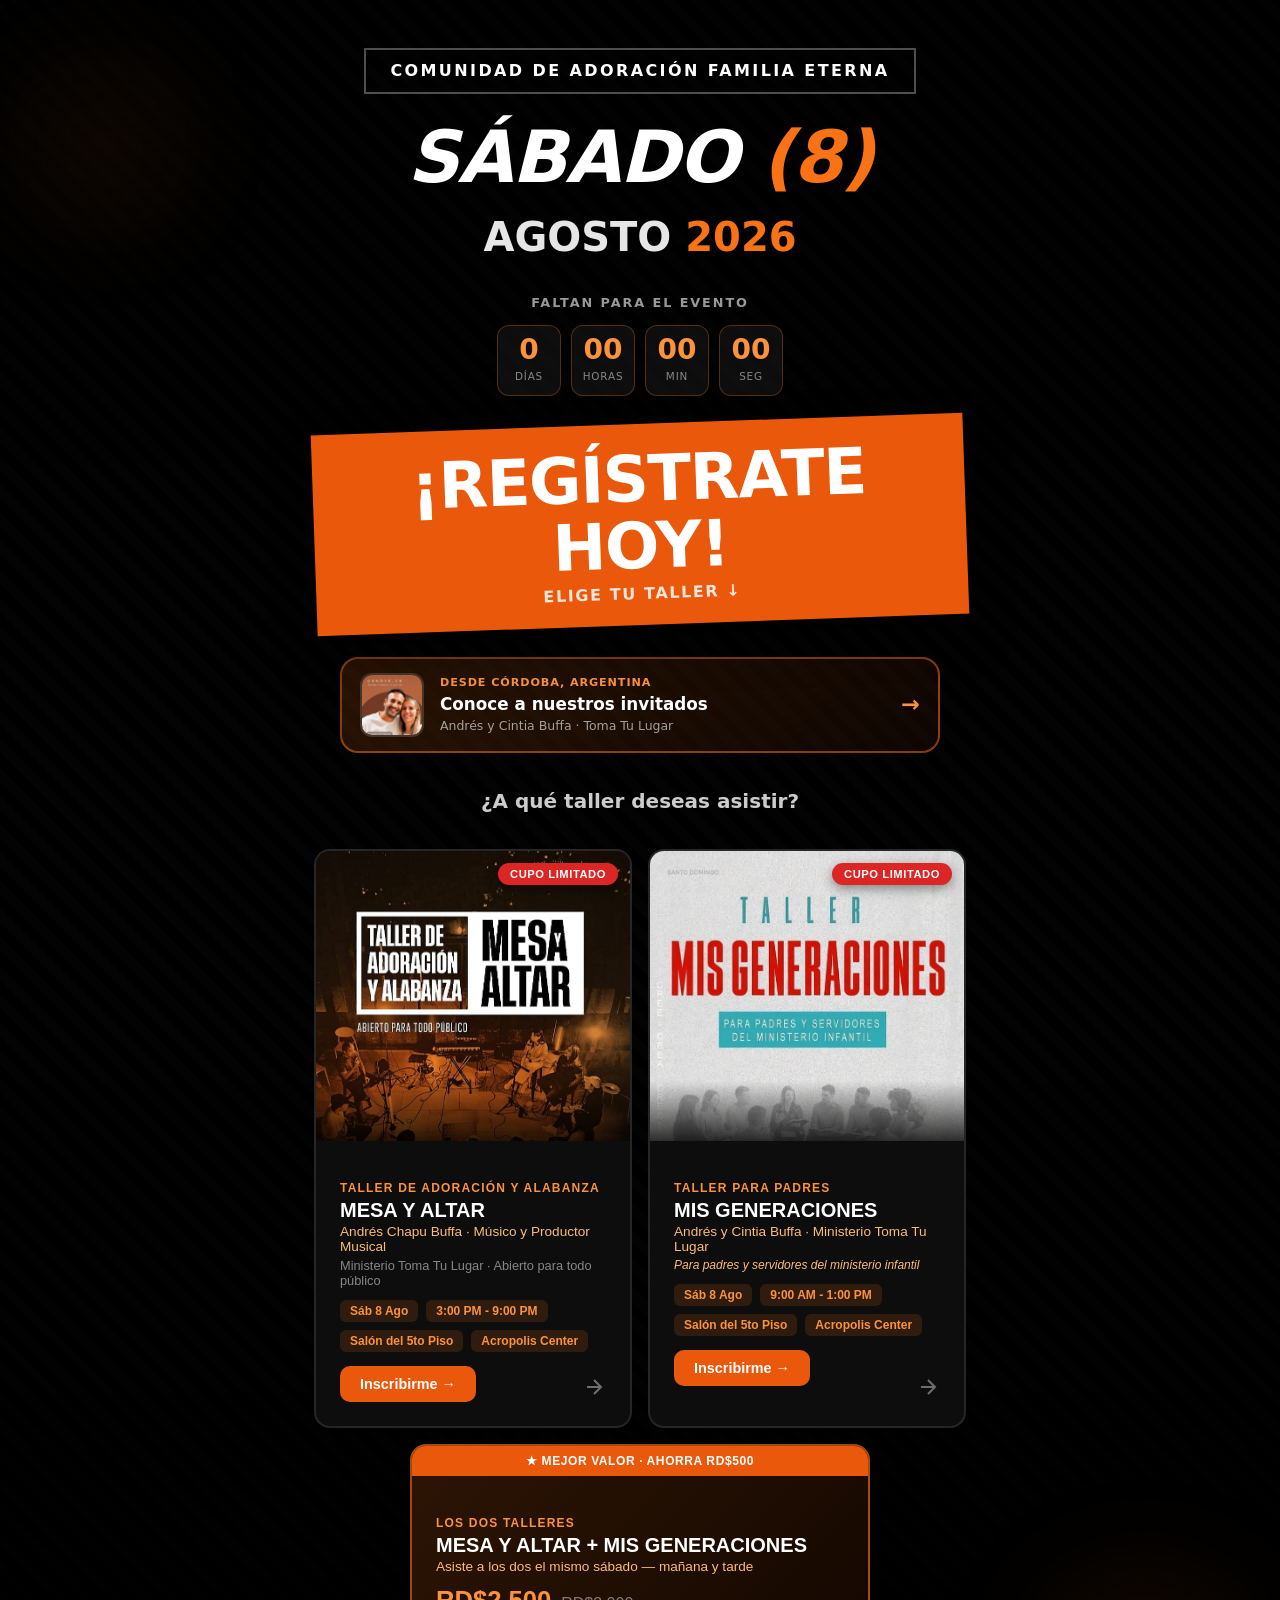
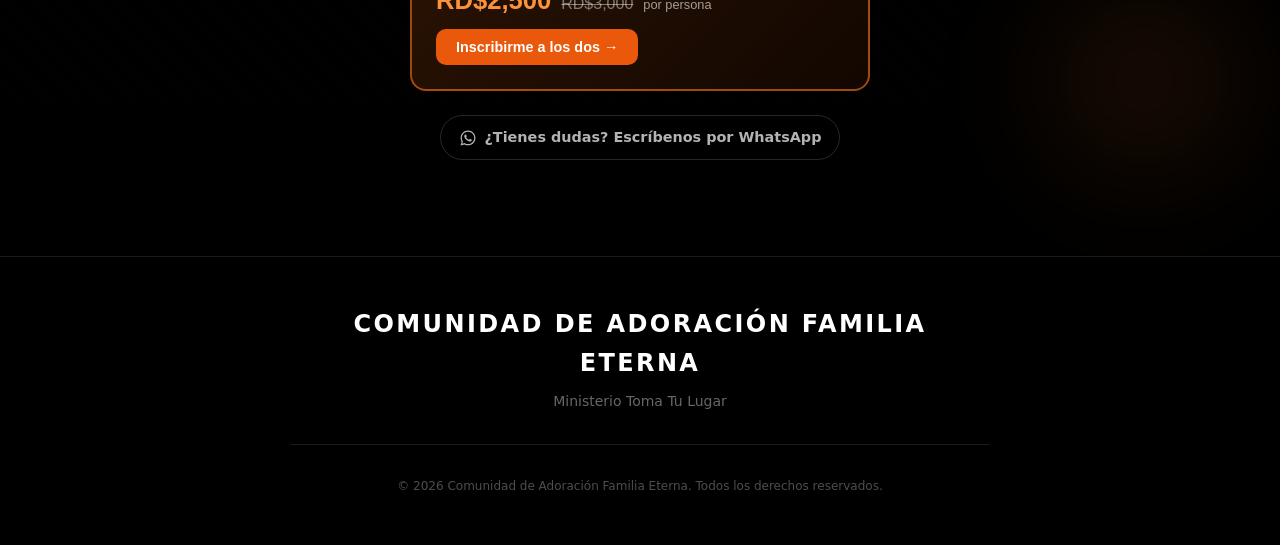
<file: index.html>
<!DOCTYPE html>
<html lang="es">
<head>
    <meta charset="UTF-8">
    <meta name="viewport" content="width=device-width, initial-scale=1.0">
    <title>CAFE 2026 · Talleres de Adoración y Ministerio Infantil — Sábado 8 de Agosto</title>
    <meta name="description" content="Reserva tu lugar en los talleres CAFE 2026: Adoración y Alabanza 'Mesa y Altar' con Andrés Chapu Buffa, y 'Mis Generaciones' para padres y servidores del ministerio infantil. Sábado 8 de agosto, Acropolis Center, Santo Domingo.">
    <meta name="theme-color" content="#ea580c">

    <!-- Open Graph (preview al compartir en WhatsApp / redes) -->
    <meta property="og:type" content="website">
    <meta property="og:locale" content="es_DO">
    <meta property="og:url" content="https://www.entrenamientotransformacional.com/">
    <meta property="og:title" content="COMUNIDAD 2026">
    <meta property="og:description" content="Sábado 8 de agosto · Acropolis Center, Santo Domingo. Reserva tu lugar en los talleres 'Mesa y Altar' y 'Mis Generaciones'.">
    <meta name="twitter:card" content="summary">
    <meta name="twitter:title" content="COMUNIDAD 2026">
    <meta name="twitter:description" content="Sábado 8 de agosto · Acropolis Center, Santo Domingo. Reserva tu lugar.">

    <!-- Favicon (llama de Global Worship, en SVG embebido) -->
    <link rel="icon" href="data:image/svg+xml,%3Csvg xmlns='http://www.w3.org/2000/svg' viewBox='0 0 24 24'%3E%3Ctext y='20' font-size='20'%3E%F0%9F%94%A5%3C/text%3E%3C/svg%3E">

    <link rel="stylesheet" href="styles.css">
</head>
<body>
    <!-- ============================================
         SPLASH SCREEN - Selección de Taller
         ============================================ -->
    <section id="splash-screen" class="splash-screen">
        <div class="splash-bg-pattern"></div>
        <div class="splash-gradient"></div>

        <div class="splash-glow splash-glow-1"></div>
        <div class="splash-glow splash-glow-2"></div>

        <div class="splash-content">
            <div class="splash-badge">
                <span>Comunidad de Adoración Familia Eterna</span>
            </div>

            <div class="splash-date">
                <p class="splash-date-main">SÁBADO <span class="text-orange">(8)</span></p>
                <p class="splash-date-sub">AGOSTO <span class="text-orange">2026</span></p>
            </div>

            <!-- Cuenta regresiva -->
            <div class="countdown-wrap">
                <p class="countdown-title">Faltan para el evento</p>
                <div class="countdown" id="countdown">
                    <div class="countdown-item"><span class="countdown-num" id="cd-dias">--</span><span class="countdown-label">Días</span></div>
                    <div class="countdown-item"><span class="countdown-num" id="cd-horas">--</span><span class="countdown-label">Horas</span></div>
                    <div class="countdown-item"><span class="countdown-num" id="cd-min">--</span><span class="countdown-label">Min</span></div>
                    <div class="countdown-item"><span class="countdown-num" id="cd-seg">--</span><span class="countdown-label">Seg</span></div>
                </div>
            </div>

            <!-- CTA principal (botón que baja a los talleres) -->
            <button type="button" class="splash-cta-box" onclick="scrollToTalleres()">
                <span class="splash-cta-title">¡Regístrate Hoy!</span>
                <span class="splash-cta-sub">Elige tu taller ↓</span>
            </button>

            <!-- ============================================
                 LETRERO - Conoce a nuestros invitados
                 ============================================ -->
            <a href="invitados.html" class="invitados-banner">
                <div class="invitados-banner-thumb">
                    <img src="Invitados.jpeg" alt="Andrés y Cintia Buffa">
                </div>
                <div class="invitados-banner-text">
                    <span class="invitados-banner-label">Desde Córdoba, Argentina</span>
                    <span class="invitados-banner-title">Conoce a nuestros invitados</span>
                    <span class="invitados-banner-names">Andrés y Cintia Buffa · Toma Tu Lugar</span>
                </div>
                <span class="invitados-banner-arrow">→</span>
            </a>

            <p class="splash-question">¿A qué taller deseas asistir?</p>

            <div class="splash-workshops">
                <button onclick="selectTaller('adoracion')" class="splash-workshop-btn splash-workshop-adoracion">
                    <div class="splash-workshop-image">
                        <span class="card-badge">Cupo limitado</span>
                        <img src="taller-adoracion.jpeg" alt="Taller de Adoración y Alabanza - Mesa y Altar">
                    </div>
                    <div class="splash-workshop-info">
                        <p class="splash-workshop-label">Taller de Adoración y Alabanza</p>
                        <p class="splash-workshop-name">MESA Y ALTAR</p>
                        <p class="splash-workshop-detail">Andrés Chapu Buffa · Músico y Productor Musical</p>
                        <p class="splash-workshop-ministry">Ministerio Toma Tu Lugar · Abierto para todo público</p>
                        <div class="splash-workshop-meta">
                            <span>Sáb 8 Ago</span>
                            <span>3:00 PM - 9:00 PM</span>
                            <span>Salón del 5to Piso</span>
                            <span>Acropolis Center</span>
                        </div>
                        <span class="card-cta">Inscribirme →</span>
                    </div>
                    <div class="splash-workshop-arrow">
                        <svg width="24" height="24" viewBox="0 0 24 24" fill="none" stroke="currentColor" stroke-width="2">
                            <path d="M5 12h14M12 5l7 7-7 7"/>
                        </svg>
                    </div>
                </button>

                <button onclick="selectTaller('ninos')" class="splash-workshop-btn splash-workshop-adoracion">
                    <div class="splash-workshop-image">
                        <span class="card-badge">Cupo limitado</span>
                        <img src="taller-padres.jpeg" alt="Taller Mis Generaciones - Para padres y servidores del ministerio infantil">
                    </div>
                    <div class="splash-workshop-info">
                        <p class="splash-workshop-label">Taller para padres</p>
                        <p class="splash-workshop-name">MIS GENERACIONES</p>
                        <p class="splash-workshop-detail">Andrés y Cintia Buffa · Ministerio Toma Tu Lugar</p>
                        <p class="splash-workshop-note">Para padres y servidores del ministerio infantil</p>
                        <div class="splash-workshop-meta">
                            <span>Sáb 8 Ago</span>
                            <span>9:00 AM - 1:00 PM</span>
                            <span>Salón del 5to Piso</span>
                            <span>Acropolis Center</span>
                        </div>
                        <span class="card-cta">Inscribirme →</span>
                    </div>
                    <div class="splash-workshop-arrow">
                        <svg width="24" height="24" viewBox="0 0 24 24" fill="none" stroke="currentColor" stroke-width="2">
                            <path d="M5 12h14M12 5l7 7-7 7"/>
                        </svg>
                    </div>
                </button>

                <!-- COMBO: los dos talleres (solo individual) -->
                <button onclick="selectTaller('ambos')" class="splash-workshop-btn splash-workshop-combo">
                    <span class="combo-ribbon">★ Mejor valor · Ahorra RD$500</span>
                    <div class="splash-workshop-info">
                        <p class="splash-workshop-label">Los dos talleres</p>
                        <p class="splash-workshop-name">MESA Y ALTAR + MIS GENERACIONES</p>
                        <p class="splash-workshop-detail">Asiste a los dos el mismo sábado — mañana y tarde</p>
                        <div class="combo-price">
                            <span class="combo-price-now">RD$2,500</span>
                            <span class="combo-price-old">RD$3,000</span>
                            <span class="combo-price-tag">por persona</span>
                        </div>
                        <span class="card-cta">Inscribirme a los dos →</span>
                    </div>
                </button>
            </div>

            <a class="splash-contacto" href="https://wa.me/18494722853?text=Hola%2C%20tengo%20una%20duda%20sobre%20el%20evento%20CAFE%202026" target="_blank" rel="noopener">
                <svg width="18" height="18" viewBox="0 0 24 24" fill="currentColor">
                    <path d="M12.04 2c-5.46 0-9.91 4.45-9.91 9.91 0 1.75.46 3.45 1.32 4.95L2.05 22l5.25-1.38c1.45.79 3.08 1.21 4.74 1.21 5.46 0 9.91-4.45 9.91-9.91S17.5 2 12.04 2m0 18.15c-1.48 0-2.93-.4-4.2-1.15l-.3-.18-3.12.82.83-3.04-.2-.31a8.2 8.2 0 01-1.26-4.38c0-4.54 3.7-8.24 8.24-8.24s8.24 3.7 8.24 8.24-3.7 8.23-8.23 8.23m4.52-6.16c-.25-.12-1.47-.72-1.69-.81-.23-.08-.39-.12-.56.13-.16.25-.64.81-.78.97-.14.17-.29.19-.54.06-.25-.12-1.05-.39-1.99-1.23-.74-.66-1.23-1.47-1.38-1.72-.14-.25-.02-.38.11-.51.11-.11.25-.29.37-.43.13-.14.17-.25.25-.41.08-.17.04-.31-.02-.43-.06-.12-.56-1.34-.76-1.84-.2-.48-.4-.42-.56-.43-.14 0-.31-.01-.47-.01-.17 0-.43.06-.66.31-.22.25-.86.85-.86 2.07 0 1.22.89 2.4 1.01 2.56.12.17 1.75 2.67 4.23 3.74.59.26 1.05.41 1.41.52.59.19 1.13.16 1.56.1.48-.07 1.47-.6 1.68-1.18.21-.58.21-1.07.14-1.18-.06-.1-.22-.16-.47-.28"/>
                </svg>
                ¿Tienes dudas? Escríbenos por WhatsApp
            </a>
        </div>
    </section>

    <!-- ============================================
         FORMULARIO SECTION
         ============================================ -->
    <section id="formulario-section" class="formulario-section hidden">
        <div class="formulario-container">

            <!-- Header del formulario -->
            <div class="formulario-header">
                <button onclick="volverAlSplash()" class="btn-volver">
                    <svg width="20" height="20" viewBox="0 0 24 24" fill="none" stroke="currentColor" stroke-width="2">
                        <path d="M19 12H5M12 19l-7-7 7-7"/>
                    </svg>
                    Volver
                </button>
                <div class="formulario-taller-info">
                    <span id="taller-badge" class="taller-badge">Taller</span>
                    <h2 id="taller-titulo" class="taller-titulo">Nombre del Taller</h2>
                    <p id="taller-instructor" class="taller-instructor">Instructor</p>
                    <p id="taller-detalle" class="taller-detalle">Horario · Lugar</p>
                </div>
            </div>

            <!-- Toggle Individual / Grupal -->
            <div class="toggle-container">
                <div class="toggle-buttons">
                    <button id="btn-individual" onclick="showFormTipo('individual')" class="toggle-btn active">
                        Individual
                    </button>
                    <button id="btn-grupal" onclick="showFormTipo('grupal')" class="toggle-btn">
                        Grupal
                    </button>
                </div>
            </div>

            <!-- FORMULARIO INDIVIDUAL -->
            <div id="form-individual" class="form-wrapper">
                <div class="form-card">
                    <h3 class="form-title">Registro Individual</h3>

                    <form id="individualForm" onsubmit="handleSubmit(event, 'individual')">
                        <div class="form-grid-2">
                            <div class="form-group">
                                <label class="form-label">Nombre</label>
                                <input type="text" name="nombre" required class="form-input" placeholder="Tu nombre">
                            </div>
                            <div class="form-group">
                                <label class="form-label">Apellido</label>
                                <input type="text" name="apellido" required class="form-input" placeholder="Tu apellido">
                            </div>
                            <div class="form-group">
                                <label class="form-label">Cédula / DNI</label>
                                <input type="text" name="cedula" required class="form-input" placeholder="Número de identidad">
                            </div>
                            <div class="form-group">
                                <label class="form-label">Iglesia</label>
                                <input type="text" name="iglesia" required class="form-input" placeholder="Nombre de tu iglesia (o 'Ninguna')">
                            </div>
                            <div class="form-group">
                                <label class="form-label">Teléfono / WhatsApp</label>
                                <input type="tel" name="telefono" required class="form-input" placeholder="+00 000 000 0000">
                            </div>
                            <div class="form-group">
                                <label class="form-label">Correo Electrónico</label>
                                <input type="email" name="email" required class="form-input" placeholder="tu@email.com">
                            </div>
                            <div class="form-group">
                                <label class="form-label">Ciudad</label>
                                <input type="text" name="ciudad" required class="form-input" placeholder="Tu ciudad">
                            </div>
                            <div class="form-group">
                                <label class="form-label">País</label>
                                <input type="text" name="pais" required class="form-input" placeholder="Tu país">
                            </div>
                        </div>

                        <!-- Instrumento (solo si taller = adoracion) -->
                        <div id="instrumento-individual" class="form-section hidden">
                            <label class="form-label">Tipo de instrumento</label>
                            <select name="instrumento" class="form-select">
                                <option value="">Selecciona tu instrumento</option>
                                <option value="canto">Canto</option>
                                <option value="piano">Piano</option>
                                <option value="bateria">Batería</option>
                                <option value="guitarra">Guitarra</option>
                                <option value="bajo">Bajo</option>
                                <option value="saxofon">Saxofón</option>
                                <option value="trompeta">Trompeta</option>
                                <option value="violin">Violín</option>
                                <option value="teclado">Teclado</option>
                                <option value="otro">Otro</option>
                            </select>
                        </div>

                        <!-- Contacto futuro -->
                        <div class="checkbox-group">
                            <input type="checkbox" name="contacto_futuro" id="contacto-ind" class="checkbox-input">
                            <label for="contacto-ind" class="checkbox-label">¿Desea que le contactemos para futuros eventos?</label>
                        </div>

                        <!-- Price -->
                        <div class="price-box">
                            <div class="price-row">
                                <span class="price-label">Inversión:</span>
                                <span class="price-value" id="individual-price">RD$1,500</span>
                            </div>
                            <p class="price-note" id="individual-price-note">* Precio fijo para registro individual</p>
                        </div>

                        <!-- Datos de transferencia -->
                        <div class="payment-info">
                            <p class="payment-title">Paga por Transferencia Bancaria</p>
                            <div class="bank-details">
                                <div class="bank-row">
                                    <span class="bank-label">Beneficiario</span>
                                    <span class="bank-value">Comunidad de Adoración Familia Eterna CAFE</span>
                                </div>
                                <div class="bank-row">
                                    <span class="bank-label">Banco</span>
                                    <span class="bank-value">Banco Popular · Cuenta corriente</span>
                                </div>
                                <div class="bank-row">
                                    <span class="bank-label">No. de cuenta</span>
                                    <span class="bank-value">
                                        <span class="bank-mono">834253486</span>
                                        <button type="button" class="copy-btn" onclick="copiarDato(this, '834253486')">Copiar</button>
                                    </span>
                                </div>
                                <div class="bank-row">
                                    <span class="bank-label">RNC</span>
                                    <span class="bank-value">
                                        <span class="bank-mono">430345709</span>
                                        <button type="button" class="copy-btn" onclick="copiarDato(this, '430345709')">Copiar</button>
                                    </span>
                                </div>
                            </div>
                            <p class="payment-desc">Realiza la transferencia y luego sube tu comprobante aquí abajo para completar tu registro.</p>
                        </div>

                        <!-- Comprobante de pago -->
                        <div class="form-section-block">
                            <h4 class="form-section-title">Comprobante de pago</h4>
                            <p class="comprobante-hint">Sube la foto o captura de tu transferencia (JPG, PNG o PDF).</p>
                            <label class="file-upload-area">
                                <input type="file" name="comprobante" accept="image/*,application/pdf" class="comprobante-input" required>
                                <div class="file-upload-content">
                                    <svg width="32" height="32" viewBox="0 0 24 24" fill="none" stroke="currentColor" stroke-width="1.5">
                                        <path d="M21 15v4a2 2 0 01-2 2H5a2 2 0 01-2-2v-4"/>
                                        <polyline points="17 8 12 3 7 8"/>
                                        <line x1="12" y1="3" x2="12" y2="15"/>
                                    </svg>
                                    <p class="file-upload-title">Toca para subir tu comprobante</p>
                                </div>
                                <div class="file-preview hidden">
                                    <img class="file-preview-img" alt="Vista previa del comprobante">
                                    <span class="file-name"></span>
                                    <span class="file-change-hint">Toca para cambiar</span>
                                </div>
                            </label>
                        </div>

                        <button type="submit" class="submit-btn">Completar Registro</button>
                    </form>
                </div>
            </div>

            <!-- FORMULARIO GRUPAL -->
            <div id="form-grupal" class="form-wrapper hidden">
                <div class="form-card">
                    <h3 class="form-title">Registro Grupal - Iglesia / Ministerio</h3>

                    <form id="grupalForm" onsubmit="handleSubmit(event, 'grupal')">
                        <!-- Líder Info -->
                        <div class="form-section-block">
                            <h4 class="form-section-title">Datos del Líder</h4>
                            <div class="form-grid-2">
                                <div class="form-group">
                                    <label class="form-label">Cédula / DNI</label>
                                    <input type="text" name="lider_cedula" required class="form-input" placeholder="Número de identidad">
                                </div>
                                <div class="form-group">
                                    <label class="form-label">Nombre Completo</label>
                                    <input type="text" name="lider_nombre" required class="form-input" placeholder="Nombre completo del líder">
                                </div>
                                <div class="form-group">
                                    <label class="form-label">Correo Electrónico</label>
                                    <input type="email" name="lider_email" required class="form-input" placeholder="lider@email.com">
                                </div>
                                <div class="form-group">
                                    <label class="form-label">Teléfono / WhatsApp</label>
                                    <input type="tel" name="lider_telefono" required class="form-input" placeholder="+00 000 000 0000">
                                </div>
                                <div class="form-group full-width">
                                    <label class="form-label">Cargo</label>
                                    <select name="lider_cargo" required class="form-select">
                                        <option value="">Selecciona tu cargo</option>
                                        <option value="pastor">Pastor</option>
                                        <option value="lider">Líder</option>
                                        <option value="coordinador">Coordinador</option>
                                        <option value="diacono">Diácono</option>
                                        <option value="otro">Otro</option>
                                    </select>
                                </div>
                            </div>
                        </div>

                        <!-- Group Info -->
                        <div class="form-section-block">
                            <h4 class="form-section-title">Datos del Grupo</h4>
                            <div class="form-grid-2">
                                <div class="form-group">
                                    <label class="form-label">Nombre del Ministerio</label>
                                    <input type="text" name="ministerio" required class="form-input" placeholder="Nombre del ministerio">
                                </div>
                                <div class="form-group">
                                    <label class="form-label">Nombre de la Iglesia</label>
                                    <input type="text" name="iglesia" required class="form-input" placeholder="Nombre de la iglesia">
                                </div>
                                <div class="form-group">
                                    <label class="form-label">Ciudad</label>
                                    <input type="text" name="ciudad" required class="form-input" placeholder="Ciudad">
                                </div>
                                <div class="form-group">
                                    <label class="form-label">País</label>
                                    <input type="text" name="pais" required class="form-input" placeholder="País">
                                </div>
                            </div>
                        </div>

                        <!-- Attendees -->
                        <div class="form-section-block">
                            <div class="attendees-header">
                                <h4 class="form-section-title">Asistentes</h4>
                                <button type="button" onclick="addAttendee()" class="add-btn">
                                    <svg width="16" height="16" viewBox="0 0 24 24" fill="none" stroke="currentColor" stroke-width="2">
                                        <path d="M12 4v16m8-8H4"/>
                                    </svg>
                                    Agregar Asistente
                                </button>
                            </div>

                            <div id="attendees-list" class="attendees-list">
                                <!-- Attendee 1 -->
                                <div class="attendee-row" data-index="1">
                                    <div class="attendee-header">
                                        <span class="attendee-number">Asistente #1</span>
                                    </div>
                                    <div class="attendee-grid">
                                        <div class="form-group">
                                            <label class="form-label-small">Nombre Completo</label>
                                            <input type="text" name="attendee_name_1" required class="form-input" placeholder="Nombre completo">
                                        </div>
                                        <div class="form-group">
                                            <label class="form-label-small">Cédula / DNI</label>
                                            <input type="text" name="attendee_cedula_1" required class="form-input" placeholder="Número de identidad">
                                        </div>
                                    </div>
                                    <!-- Instrumento por asistente (solo si taller = adoracion) -->
                                    <div id="attendee-instrumento-1" class="attendee-instrumento hidden">
                                        <div class="form-group">
                                            <label class="form-label-small">Tipo de instrumento</label>
                                            <select name="attendee_instrumento_1" class="form-select">
                                                <option value="">Selecciona tu instrumento</option>
                                                <option value="canto">Canto</option>
                                                <option value="piano">Piano</option>
                                                <option value="bateria">Batería</option>
                                                <option value="guitarra">Guitarra</option>
                                                <option value="bajo">Bajo</option>
                                                <option value="saxofon">Saxofón</option>
                                                <option value="trompeta">Trompeta</option>
                                                <option value="violin">Violín</option>
                                                <option value="teclado">Teclado</option>
                                                <option value="otro">Otro</option>
                                            </select>
                                        </div>
                                    </div>
                                </div>
                            </div>
                        </div>

                        <!-- Contacto futuro -->
                        <div class="checkbox-group">
                            <input type="checkbox" name="contacto_futuro" id="contacto-grp" class="checkbox-input">
                            <label for="contacto-grp" class="checkbox-label">¿Desea que le contactemos para futuros eventos?</label>
                        </div>

                        <!-- Price -->
                        <div class="price-box">
                            <div class="price-row">
                                <span class="price-label">Precio por persona:</span>
                                <span class="price-value" id="price-per-person">RD$1,500</span>
                            </div>
                            <div class="price-info-text">
                                <p>1-4 personas: RD$1,500 p/p</p>
                                <p>5-9 personas: RD$1,200 p/p</p>
                                <p>10+ personas: RD$1,000 p/p</p>
                            </div>
                            <div class="price-row price-total">
                                <span class="price-label">Total estimado (<span id="attendee-count">1</span> personas):</span>
                                <span class="price-value" id="total-price">RD$1,500</span>
                            </div>
                            <p class="price-note">* Precio se ajusta automáticamente según cantidad</p>
                        </div>

                        <!-- Datos de transferencia -->
                        <div class="payment-info">
                            <p class="payment-title">Paga por Transferencia Bancaria</p>
                            <div class="bank-details">
                                <div class="bank-row">
                                    <span class="bank-label">Beneficiario</span>
                                    <span class="bank-value">Comunidad de Adoración Familia Eterna CAFE</span>
                                </div>
                                <div class="bank-row">
                                    <span class="bank-label">Banco</span>
                                    <span class="bank-value">Banco Popular · Cuenta corriente</span>
                                </div>
                                <div class="bank-row">
                                    <span class="bank-label">No. de cuenta</span>
                                    <span class="bank-value">
                                        <span class="bank-mono">834253486</span>
                                        <button type="button" class="copy-btn" onclick="copiarDato(this, '834253486')">Copiar</button>
                                    </span>
                                </div>
                                <div class="bank-row">
                                    <span class="bank-label">RNC</span>
                                    <span class="bank-value">
                                        <span class="bank-mono">430345709</span>
                                        <button type="button" class="copy-btn" onclick="copiarDato(this, '430345709')">Copiar</button>
                                    </span>
                                </div>
                            </div>
                            <p class="payment-desc">Realiza la transferencia del total del grupo y luego sube el comprobante aquí abajo para completar el registro.</p>
                        </div>

                        <!-- Comprobante de pago -->
                        <div class="form-section-block">
                            <h4 class="form-section-title">Comprobante de pago</h4>
                            <p class="comprobante-hint">Sube la foto o captura de tu transferencia (JPG, PNG o PDF).</p>
                            <label class="file-upload-area">
                                <input type="file" name="comprobante" accept="image/*,application/pdf" class="comprobante-input" required>
                                <div class="file-upload-content">
                                    <svg width="32" height="32" viewBox="0 0 24 24" fill="none" stroke="currentColor" stroke-width="1.5">
                                        <path d="M21 15v4a2 2 0 01-2 2H5a2 2 0 01-2-2v-4"/>
                                        <polyline points="17 8 12 3 7 8"/>
                                        <line x1="12" y1="3" x2="12" y2="15"/>
                                    </svg>
                                    <p class="file-upload-title">Toca para subir tu comprobante</p>
                                </div>
                                <div class="file-preview hidden">
                                    <img class="file-preview-img" alt="Vista previa del comprobante">
                                    <span class="file-name"></span>
                                    <span class="file-change-hint">Toca para cambiar</span>
                                </div>
                            </label>
                        </div>

                        <button type="submit" class="submit-btn">Completar Registro Grupal</button>
                    </form>
                </div>
            </div>
        </div>
    </section>

    <!-- ============================================
         CONFIRMACIÓN DE REGISTRO
         ============================================ -->
    <section id="confirmacion-section" class="confirmacion-section hidden">
        <div class="confirmacion-card">
            <div class="confirmacion-icon">
                <svg width="40" height="40" viewBox="0 0 24 24" fill="none" stroke="currentColor" stroke-width="2.5" stroke-linecap="round" stroke-linejoin="round">
                    <path d="M20 6L9 17l-5-5"/>
                </svg>
            </div>
            <h2 class="confirmacion-title">¡Registro recibido!</h2>
            <p class="confirmacion-text" id="confirmacion-text">Tu inscripción quedó registrada y tu comprobante fue recibido.</p>
            <p class="confirmacion-sub">Validaremos tu pago y te confirmaremos pronto. Si tienes alguna duda, escríbenos por WhatsApp.</p>
            <div class="confirmacion-actions">
                <a id="confirmacion-whatsapp" class="confirmacion-btn confirmacion-btn-wa" href="#" target="_blank" rel="noopener">
                    <svg width="20" height="20" viewBox="0 0 24 24" fill="currentColor">
                        <path d="M12.04 2c-5.46 0-9.91 4.45-9.91 9.91 0 1.75.46 3.45 1.32 4.95L2.05 22l5.25-1.38c1.45.79 3.08 1.21 4.74 1.21 5.46 0 9.91-4.45 9.91-9.91S17.5 2 12.04 2m0 18.15c-1.48 0-2.93-.4-4.2-1.15l-.3-.18-3.12.82.83-3.04-.2-.31a8.2 8.2 0 01-1.26-4.38c0-4.54 3.7-8.24 8.24-8.24s8.24 3.7 8.24 8.24-3.7 8.23-8.23 8.23m4.52-6.16c-.25-.12-1.47-.72-1.69-.81-.23-.08-.39-.12-.56.13-.16.25-.64.81-.78.97-.14.17-.29.19-.54.06-.25-.12-1.05-.39-1.99-1.23-.74-.66-1.23-1.47-1.38-1.72-.14-.25-.02-.38.11-.51.11-.11.25-.29.37-.43.13-.14.17-.25.25-.41.08-.17.04-.31-.02-.43-.06-.12-.56-1.34-.76-1.84-.2-.48-.4-.42-.56-.43-.14 0-.31-.01-.47-.01-.17 0-.43.06-.66.31-.22.25-.86.85-.86 2.07 0 1.22.89 2.4 1.01 2.56.12.17 1.75 2.67 4.23 3.74.59.26 1.05.41 1.41.52.59.19 1.13.16 1.56.1.48-.07 1.47-.6 1.68-1.18.21-.58.21-1.07.14-1.18-.06-.1-.22-.16-.47-.28"/>
                    </svg>
                    Escribir por WhatsApp
                </a>
                <button type="button" class="confirmacion-btn confirmacion-btn-ghost" onclick="registrarOtro()">Registrar otra inscripción</button>
            </div>
        </div>
    </section>

    <!-- FOOTER -->
    <footer class="footer">
        <div class="footer-content">
            <p class="footer-title">Comunidad de Adoración Familia Eterna</p>
            <p class="footer-ministry">Ministerio Toma Tu Lugar</p>
            <div class="footer-bottom">
                <p>© 2026 Comunidad de Adoración Familia Eterna. Todos los derechos reservados.</p>
            </div>
        </div>
    </footer>

    <!-- Botón fijo (sticky) — aparece al hacer scroll en el splash -->
    <button type="button" id="sticky-cta" class="sticky-cta hidden" onclick="scrollToTalleres()">
        Regístrate ahora →
    </button>

    <!-- ============================================
         OVERLAY DE CARGA (pantalla completa)
         ============================================ -->
    <div id="loading-overlay" class="loading-overlay hidden" aria-live="assertive" aria-busy="true">
        <div class="loading-box">
            <div class="loading-spinner"></div>
            <p class="loading-text">Enviando tu registro…</p>
            <p class="loading-subtext">Subiendo tu comprobante, no cierres esta ventana.</p>
        </div>
    </div>

    <script src="script.js"></script>
</body>
</html>
</file>
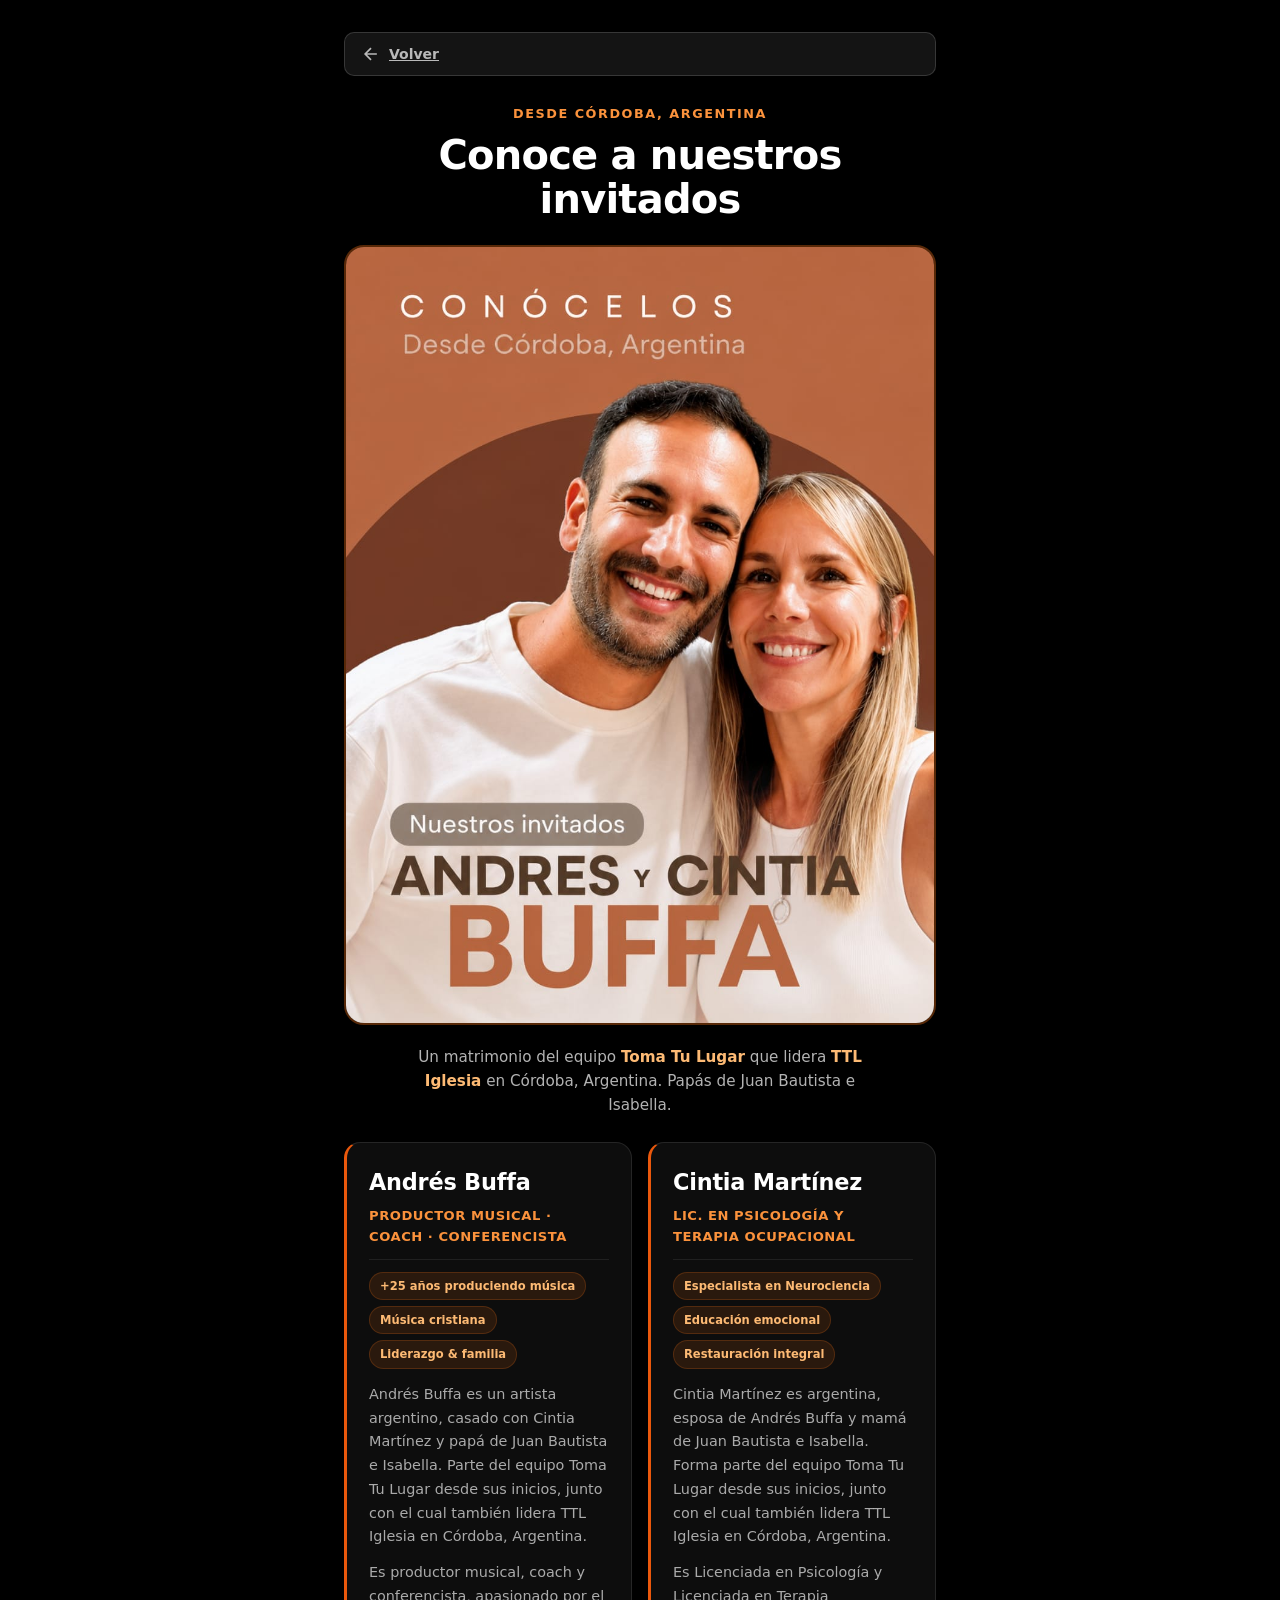
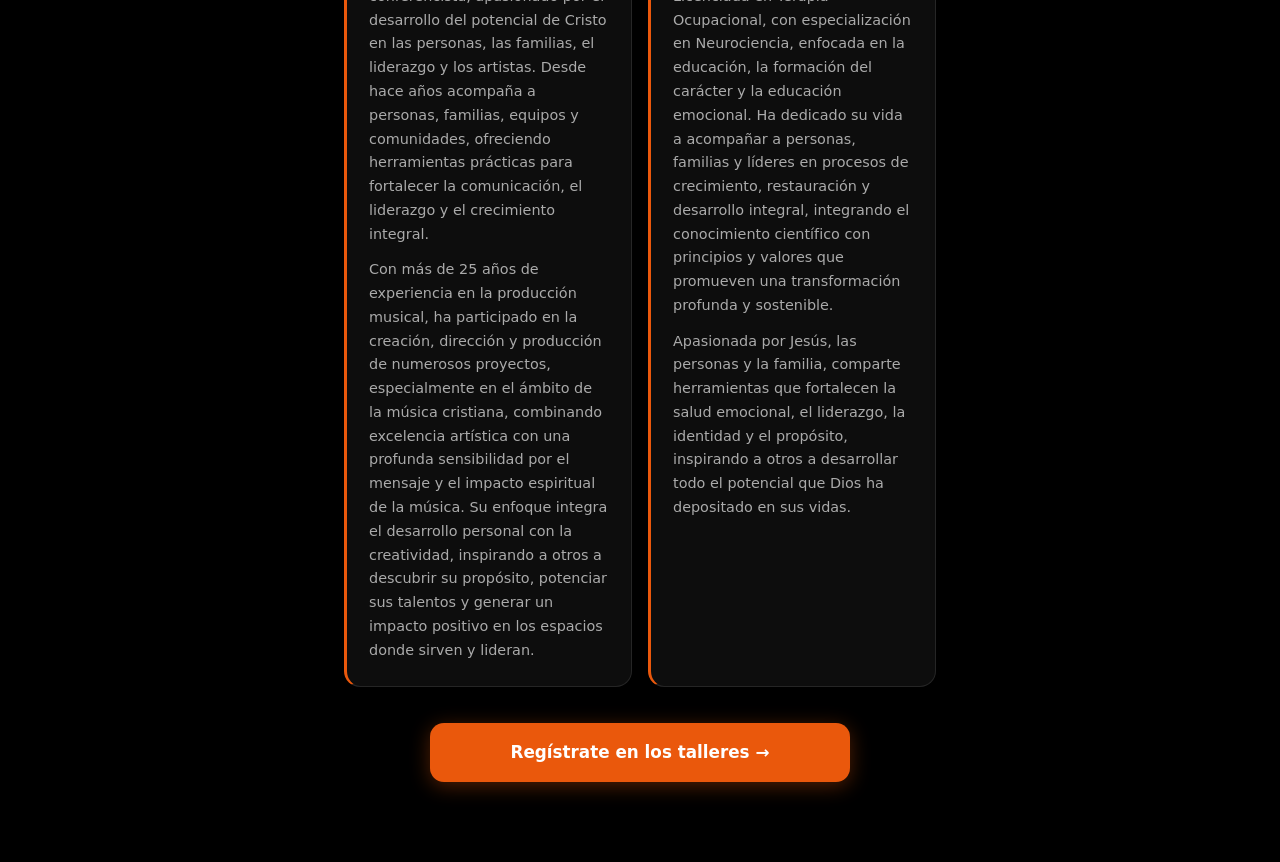
<file: invitados.html>
<!DOCTYPE html>
<html lang="es">
<head>
    <meta charset="UTF-8">
    <meta name="viewport" content="width=device-width, initial-scale=1.0">
    <title>Conoce a nuestros invitados · Andrés y Cintia Buffa — CAFE 2026</title>
    <meta name="description" content="Andrés y Cintia Buffa, del equipo Toma Tu Lugar (Córdoba, Argentina), invitados de los talleres CAFE 2026. Conoce su historia y trayectoria.">
    <meta name="theme-color" content="#ea580c">

    <!-- Favicon (llama, en SVG embebido) -->
    <link rel="icon" href="data:image/svg+xml,%3Csvg xmlns='http://www.w3.org/2000/svg' viewBox='0 0 24 24'%3E%3Ctext y='20' font-size='20'%3E%F0%9F%94%A5%3C/text%3E%3C/svg%3E">

    <link rel="stylesheet" href="styles.css">
</head>
<body>
    <main class="invitados-page">
        <a href="index.html" class="btn-volver invitados-page-volver">
            <svg width="20" height="20" viewBox="0 0 24 24" fill="none" stroke="currentColor" stroke-width="2">
                <path d="M19 12H5M12 19l-7-7 7-7"/>
            </svg>
            Volver
        </a>

        <div class="invitados-page-head">
            <p class="invitados-page-eyebrow">Desde Córdoba, Argentina</p>
            <h1 class="invitados-page-title">Conoce a nuestros invitados</h1>
        </div>

        <div class="invitados-hero">
            <img src="Invitados.jpeg" alt="Andrés y Cintia Buffa — invitados desde Córdoba, Argentina">
        </div>

        <p class="invitados-intro">
            Un matrimonio del equipo <strong>Toma Tu Lugar</strong> que lidera <strong>TTL Iglesia</strong>
            en Córdoba, Argentina. Papás de Juan Bautista e Isabella.
        </p>

        <div class="invitados-cards">
            <article class="invitado-card">
                <div class="invitado-head">
                    <h2 class="invitado-nombre">Andrés Buffa</h2>
                    <p class="invitado-rol">Productor musical · Coach · Conferencista</p>
                </div>
                <div class="invitado-chips">
                    <span>+25 años produciendo música</span>
                    <span>Música cristiana</span>
                    <span>Liderazgo &amp; familia</span>
                </div>
                <p class="invitado-bio">
                    Andrés Buffa es un artista argentino, casado con Cintia Martínez y papá de Juan Bautista
                    e Isabella. Parte del equipo Toma Tu Lugar desde sus inicios, junto con el cual también
                    lidera TTL Iglesia en Córdoba, Argentina.
                </p>
                <p class="invitado-bio">
                    Es productor musical, coach y conferencista, apasionado por el desarrollo del potencial
                    de Cristo en las personas, las familias, el liderazgo y los artistas. Desde hace años
                    acompaña a personas, familias, equipos y comunidades, ofreciendo herramientas prácticas
                    para fortalecer la comunicación, el liderazgo y el crecimiento integral.
                </p>
                <p class="invitado-bio">
                    Con más de 25 años de experiencia en la producción musical, ha participado en la creación,
                    dirección y producción de numerosos proyectos, especialmente en el ámbito de la música
                    cristiana, combinando excelencia artística con una profunda sensibilidad por el mensaje y
                    el impacto espiritual de la música. Su enfoque integra el desarrollo personal con la
                    creatividad, inspirando a otros a descubrir su propósito, potenciar sus talentos y generar
                    un impacto positivo en los espacios donde sirven y lideran.
                </p>
            </article>

            <article class="invitado-card">
                <div class="invitado-head">
                    <h2 class="invitado-nombre">Cintia Martínez</h2>
                    <p class="invitado-rol">Lic. en Psicología y Terapia Ocupacional</p>
                </div>
                <div class="invitado-chips">
                    <span>Especialista en Neurociencia</span>
                    <span>Educación emocional</span>
                    <span>Restauración integral</span>
                </div>
                <p class="invitado-bio">
                    Cintia Martínez es argentina, esposa de Andrés Buffa y mamá de Juan Bautista e Isabella.
                    Forma parte del equipo Toma Tu Lugar desde sus inicios, junto con el cual también lidera
                    TTL Iglesia en Córdoba, Argentina.
                </p>
                <p class="invitado-bio">
                    Es Licenciada en Psicología y Licenciada en Terapia Ocupacional, con especialización en
                    Neurociencia, enfocada en la educación, la formación del carácter y la educación emocional.
                    Ha dedicado su vida a acompañar a personas, familias y líderes en procesos de crecimiento,
                    restauración y desarrollo integral, integrando el conocimiento científico con principios y
                    valores que promueven una transformación profunda y sostenible.
                </p>
                <p class="invitado-bio">
                    Apasionada por Jesús, las personas y la familia, comparte herramientas que fortalecen la
                    salud emocional, el liderazgo, la identidad y el propósito, inspirando a otros a desarrollar
                    todo el potencial que Dios ha depositado en sus vidas.
                </p>
            </article>
        </div>

        <a href="index.html" class="invitados-page-cta">Regístrate en los talleres →</a>
    </main>
</body>
</html>
</file>
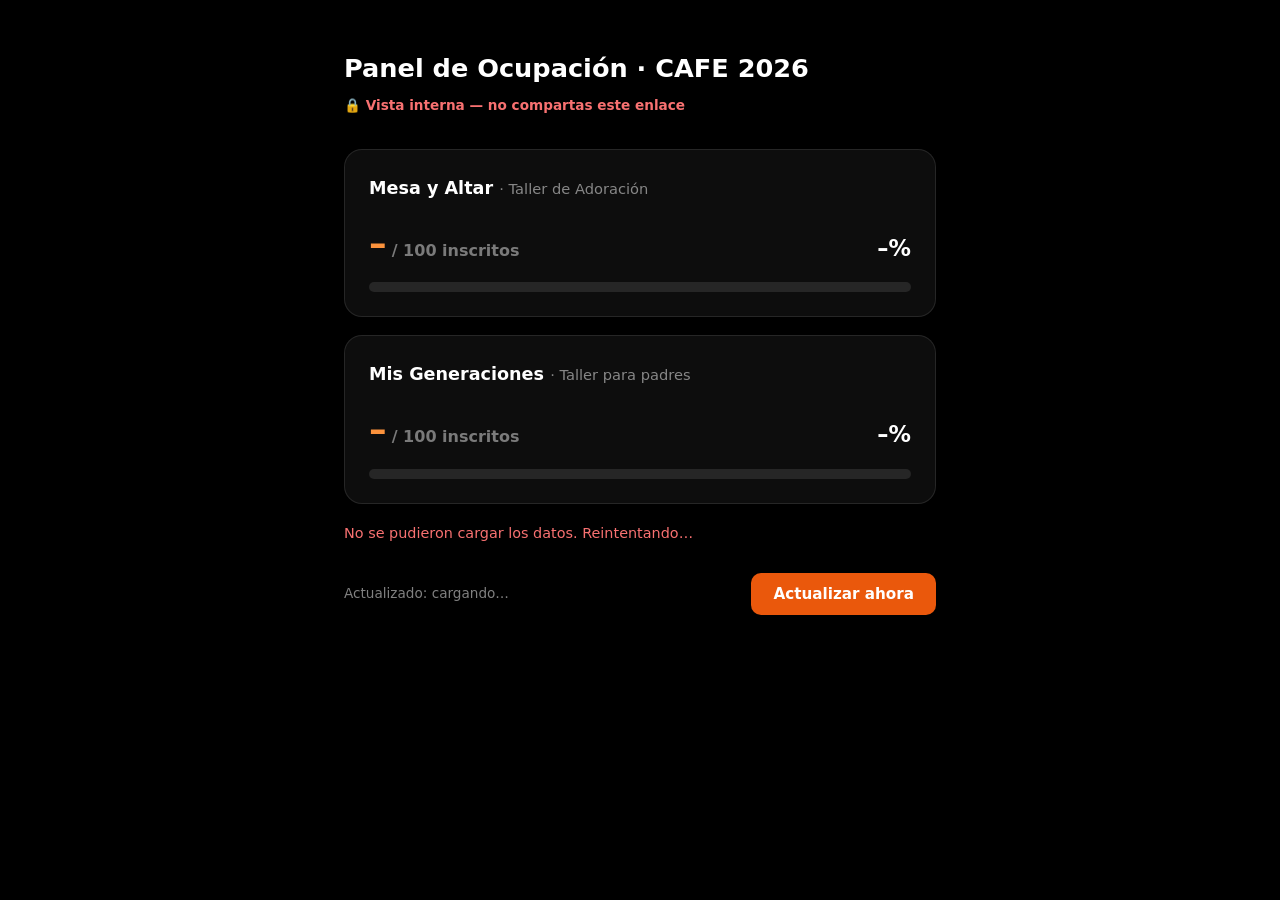
<file: panel.html>
<!DOCTYPE html>
<html lang="es">
<head>
    <meta charset="UTF-8">
    <meta name="viewport" content="width=device-width, initial-scale=1.0">
    <meta name="robots" content="noindex, nofollow">
    <title>Panel de Ocupación · CAFE 2026</title>
    <link rel="stylesheet" href="styles.css">
    <style>
        .panel-wrap {
            max-width: 640px;
            margin: 0 auto;
            padding: 48px 24px 80px;
        }
        .panel-title {
            font-size: 1.6rem;
            font-weight: 900;
            margin-bottom: 6px;
        }
        .panel-sub {
            color: #f87171;
            font-size: 0.85rem;
            font-weight: 600;
            margin-bottom: 32px;
        }
        .panel-card {
            background: rgba(255,255,255,0.05);
            border: 1px solid rgba(255,255,255,0.1);
            border-radius: 18px;
            padding: 24px;
            margin-bottom: 18px;
        }
        .panel-card h2 {
            font-size: 1.1rem;
            font-weight: 700;
            margin-bottom: 4px;
        }
        .panel-card h2 small {
            color: rgba(255,255,255,0.5);
            font-weight: 500;
        }
        .panel-row {
            display: flex;
            align-items: baseline;
            justify-content: space-between;
            margin: 14px 0 10px;
        }
        .panel-num {
            font-size: 2.2rem;
            font-weight: 900;
            color: #fb923c;
            font-variant-numeric: tabular-nums;
        }
        .panel-cap {
            font-size: 1rem;
            color: rgba(255,255,255,0.45);
            font-weight: 600;
        }
        .panel-pct {
            font-size: 1.4rem;
            font-weight: 800;
            color: #fff;
            font-variant-numeric: tabular-nums;
        }
        .panel-foot {
            display: flex;
            align-items: center;
            justify-content: space-between;
            margin-top: 28px;
            gap: 16px;
            flex-wrap: wrap;
        }
        .panel-updated {
            color: rgba(255,255,255,0.5);
            font-size: 0.85rem;
        }
        .panel-btn {
            background: #ea580c;
            color: #fff;
            border: none;
            border-radius: 10px;
            padding: 12px 22px;
            font-size: 0.95rem;
            font-weight: 700;
            cursor: pointer;
            font-family: inherit;
            transition: background 0.2s ease;
        }
        .panel-btn:hover { background: #f97316; }
        .panel-error {
            color: #f87171;
            font-size: 0.9rem;
            margin-top: 12px;
        }
    </style>
</head>
<body>
    <div class="panel-wrap">
        <h1 class="panel-title">Panel de Ocupación · CAFE 2026</h1>
        <p class="panel-sub">🔒 Vista interna — no compartas este enlace</p>

        <div class="panel-card">
            <h2>Mesa y Altar <small>· Taller de Adoración</small></h2>
            <div class="panel-row">
                <span><span class="panel-num" id="n-adoracion">–</span> <span class="panel-cap">/ <span id="cap-adoracion">100</span> inscritos</span></span>
                <span class="panel-pct" id="pct-adoracion">–%</span>
            </div>
            <div class="ocupacion-bar"><div class="ocupacion-fill" id="fill-adoracion"></div></div>
        </div>

        <div class="panel-card">
            <h2>Mis Generaciones <small>· Taller para padres</small></h2>
            <div class="panel-row">
                <span><span class="panel-num" id="n-ninos">–</span> <span class="panel-cap">/ <span id="cap-ninos">100</span> inscritos</span></span>
                <span class="panel-pct" id="pct-ninos">–%</span>
            </div>
            <div class="ocupacion-bar"><div class="ocupacion-fill" id="fill-ninos"></div></div>
        </div>

        <p class="panel-error hidden" id="panel-error">No se pudieron cargar los datos. Reintentando…</p>

        <div class="panel-foot">
            <span class="panel-updated">Actualizado: <span id="updated">cargando…</span></span>
            <button type="button" class="panel-btn" onclick="cargar()">Actualizar ahora</button>
        </div>
    </div>

    <script>
        var WEB_APP_URL = 'https://script.google.com/macros/s/AKfycby_yEd54Yd2NXB4uH-A5JOifLOyWJ-V5utsr8Cs_vPk655fPvSYQhfIeeLMYRCfgrY0mQ/exec';

        function setTaller(taller, info, cupo) {
            if (!info) return;
            var n = document.getElementById('n-' + taller);
            var p = document.getElementById('pct-' + taller);
            var f = document.getElementById('fill-' + taller);
            var cap = document.getElementById('cap-' + taller);
            if (n) n.textContent = (info.n != null ? info.n : info.pct);
            if (p) p.textContent = info.pct + '%';
            if (cap && cupo) cap.textContent = cupo;
            if (f) {
                f.style.width = info.pct + '%';
                f.classList.toggle('casi-lleno', info.pct >= 80);
            }
        }

        function aplicarStats(data) {
            if (!data) return;
            document.getElementById('panel-error').classList.add('hidden');
            setTaller('adoracion', data.adoracion, data.cupo);
            setTaller('ninos', data.ninos, data.cupo);
            var d = new Date();
            document.getElementById('updated').textContent = d.toLocaleTimeString();
        }

        // JSONP: reutiliza el endpoint ?action=stats sin problemas de CORS
        function cargar() {
            var cb = 'panelCb_' + Date.now();
            var s = document.createElement('script');
            var fallo = setTimeout(function() {
                document.getElementById('panel-error').classList.remove('hidden');
                limpiar();
            }, 10000);
            function limpiar() {
                clearTimeout(fallo);
                try { delete window[cb]; } catch (e) { window[cb] = undefined; }
                if (s.parentNode) s.parentNode.removeChild(s);
            }
            window[cb] = function(data) { aplicarStats(data); limpiar(); };
            s.onerror = function() {
                document.getElementById('panel-error').classList.remove('hidden');
                limpiar();
            };
            s.src = WEB_APP_URL + '?action=stats&callback=' + cb + '&_=' + Date.now();
            document.body.appendChild(s);
        }

        cargar();
        setInterval(cargar, 30000); // refresca cada 30s
    </script>
</body>
</html>
</file>
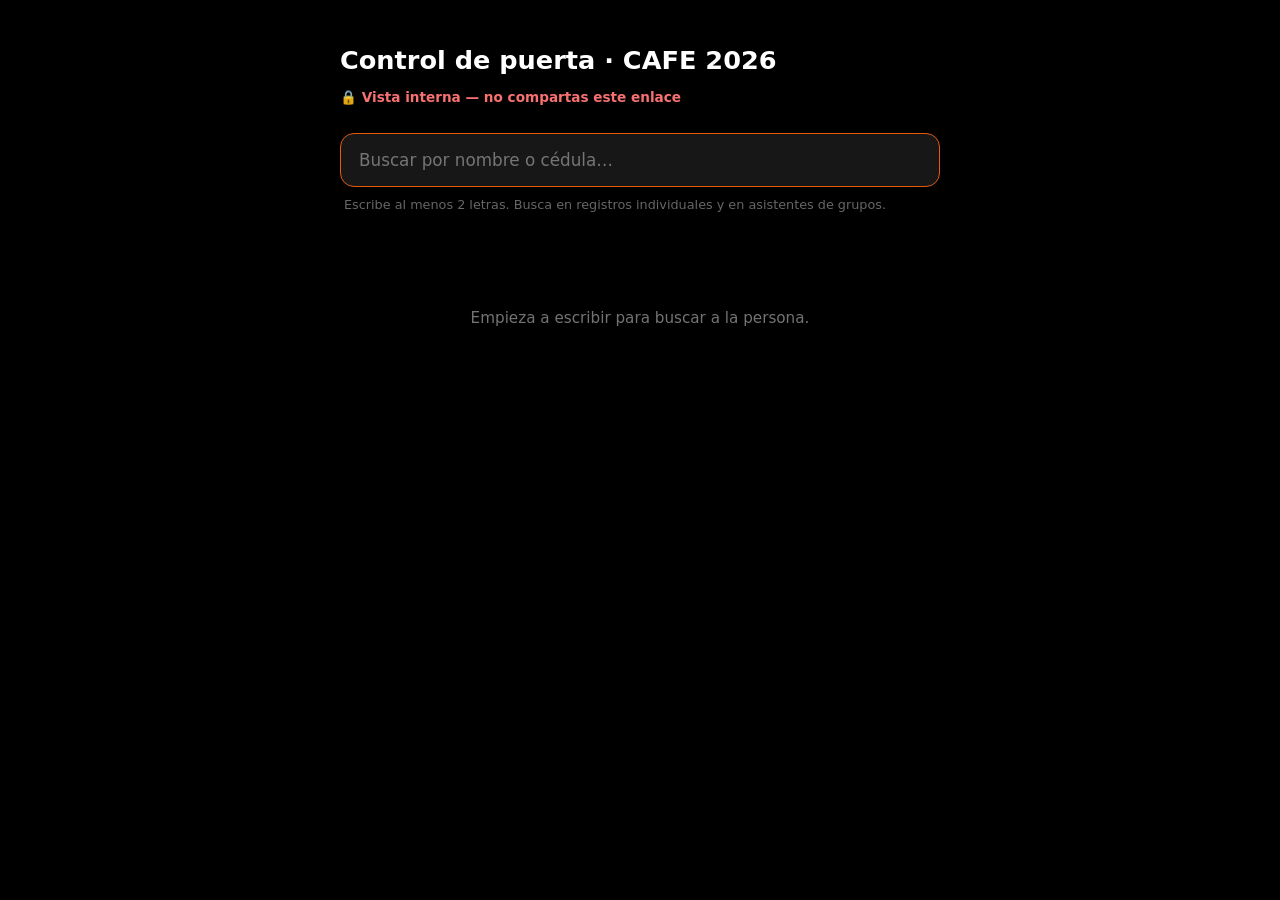
<file: puerta.html>
<!DOCTYPE html>
<html lang="es">
<head>
    <meta charset="UTF-8">
    <meta name="viewport" content="width=device-width, initial-scale=1.0">
    <meta name="robots" content="noindex, nofollow">
    <title>Puerta · Control de acceso · CAFE 2026</title>
    <link rel="stylesheet" href="styles.css">
    <style>
        .puerta-wrap {
            max-width: 640px;
            margin: 0 auto;
            padding: 40px 20px 90px;
        }
        .puerta-title {
            font-size: 1.6rem;
            font-weight: 900;
            margin-bottom: 6px;
        }
        .puerta-sub {
            color: #f87171;
            font-size: 0.85rem;
            font-weight: 600;
            margin-bottom: 24px;
        }
        .puerta-search {
            position: relative;
            margin-bottom: 8px;
        }
        .puerta-search input {
            width: 100%;
            box-sizing: border-box;
            background: rgba(255,255,255,0.06);
            border: 1px solid rgba(255,255,255,0.15);
            border-radius: 14px;
            padding: 16px 18px;
            font-size: 1.05rem;
            color: #fff;
            font-family: inherit;
            outline: none;
        }
        .puerta-search input:focus {
            border-color: #ea580c;
            background: rgba(255,255,255,0.09);
        }
        .puerta-hint {
            color: rgba(255,255,255,0.4);
            font-size: 0.8rem;
            margin: 0 4px 22px;
        }
        .puerta-count {
            color: rgba(255,255,255,0.55);
            font-size: 0.85rem;
            font-weight: 600;
            margin-bottom: 14px;
            min-height: 1.1em;
        }
        .persona-card {
            background: rgba(255,255,255,0.05);
            border: 1px solid rgba(255,255,255,0.1);
            border-radius: 16px;
            padding: 18px 18px 16px;
            margin-bottom: 14px;
        }
        .persona-card.ya-asistio {
            border-color: rgba(34,197,94,0.5);
            background: rgba(34,197,94,0.08);
        }
        .persona-nombre {
            font-size: 1.2rem;
            font-weight: 800;
            margin-bottom: 4px;
        }
        .persona-cedula {
            color: rgba(255,255,255,0.5);
            font-size: 0.85rem;
            font-weight: 500;
        }
        .persona-badges {
            display: flex;
            flex-wrap: wrap;
            gap: 8px;
            margin: 12px 0 14px;
        }
        .badge {
            font-size: 0.78rem;
            font-weight: 700;
            padding: 5px 11px;
            border-radius: 999px;
            white-space: nowrap;
        }
        .badge-tipo { background: rgba(59,130,246,0.18); color: #93c5fd; }
        .badge-taller { background: rgba(234,88,12,0.18); color: #fdba74; }
        .badge-pago-ok { background: rgba(34,197,94,0.18); color: #86efac; }
        .badge-pago-pend { background: rgba(234,179,8,0.18); color: #fde047; }
        .badge-pago-desc { background: rgba(255,255,255,0.08); color: rgba(255,255,255,0.6); }
        .persona-lider {
            color: rgba(255,255,255,0.55);
            font-size: 0.82rem;
            margin: -4px 0 12px;
        }
        .persona-foot {
            display: flex;
            align-items: center;
            justify-content: space-between;
            gap: 12px;
            flex-wrap: wrap;
        }
        .asistio-tag {
            color: #86efac;
            font-weight: 700;
            font-size: 0.92rem;
        }
        .btn-asistio {
            background: #16a34a;
            color: #fff;
            border: none;
            border-radius: 11px;
            padding: 12px 20px;
            font-size: 0.95rem;
            font-weight: 800;
            cursor: pointer;
            font-family: inherit;
            transition: background 0.15s ease, opacity 0.15s ease;
        }
        .btn-asistio:hover { background: #22c55e; }
        .btn-asistio:disabled { opacity: 0.6; cursor: default; }
        .btn-quitar {
            background: none;
            border: 1px solid rgba(255,255,255,0.2);
            color: rgba(255,255,255,0.6);
            border-radius: 11px;
            padding: 11px 16px;
            font-size: 0.85rem;
            font-weight: 600;
            cursor: pointer;
            font-family: inherit;
        }
        .btn-quitar:hover { border-color: rgba(255,255,255,0.4); color: #fff; }
        .puerta-empty {
            text-align: center;
            color: rgba(255,255,255,0.45);
            padding: 40px 10px;
            font-size: 0.95rem;
        }
        .puerta-error {
            color: #f87171;
            font-size: 0.9rem;
            margin-top: 12px;
            text-align: center;
        }
    </style>
</head>
<body>
    <div class="puerta-wrap">
        <h1 class="puerta-title">Control de puerta · CAFE 2026</h1>
        <p class="puerta-sub">🔒 Vista interna — no compartas este enlace</p>

        <div class="puerta-search">
            <input type="text" id="q" autocomplete="off" autocapitalize="off"
                   placeholder="Buscar por nombre o cédula…" aria-label="Buscar persona">
        </div>
        <p class="puerta-hint">Escribe al menos 2 letras. Busca en registros individuales y en asistentes de grupos.</p>

        <p class="puerta-count" id="count"></p>
        <div id="resultados"></div>
        <p class="puerta-empty" id="empty">Empieza a escribir para buscar a la persona.</p>
        <p class="puerta-error hidden" id="error">No se pudo consultar. Revisa tu conexión e intenta de nuevo.</p>
    </div>

    <script>
        var WEB_APP_URL = 'https://script.google.com/macros/s/AKfycby_yEd54Yd2NXB4uH-A5JOifLOyWJ-V5utsr8Cs_vPk655fPvSYQhfIeeLMYRCfgrY0mQ/exec';

        var qInput = document.getElementById('q');
        var cont = document.getElementById('resultados');
        var countEl = document.getElementById('count');
        var emptyEl = document.getElementById('empty');
        var errorEl = document.getElementById('error');

        // Llama al backend por JSONP (evita problemas de CORS, igual que panel.html)
        function jsonp(params, onOk, onErr) {
            var cb = 'puertaCb_' + Date.now() + '_' + Math.floor(Math.random() * 1e6);
            var s = document.createElement('script');
            var fallo = setTimeout(function () { limpiar(); if (onErr) onErr(); }, 12000);
            function limpiar() {
                clearTimeout(fallo);
                try { delete window[cb]; } catch (e) { window[cb] = undefined; }
                if (s.parentNode) s.parentNode.removeChild(s);
            }
            window[cb] = function (data) { limpiar(); if (onOk) onOk(data); };
            s.onerror = function () { limpiar(); if (onErr) onErr(); };
            var qs = ['callback=' + cb, '_=' + Date.now()];
            for (var k in params) qs.push(encodeURIComponent(k) + '=' + encodeURIComponent(params[k]));
            s.src = WEB_APP_URL + '?' + qs.join('&');
            document.body.appendChild(s);
        }

        function esc(t) {
            return String(t == null ? '' : t)
                .replace(/&/g, '&amp;').replace(/</g, '&lt;')
                .replace(/>/g, '&gt;').replace(/"/g, '&quot;');
        }

        function badgePago(pago) {
            var p = String(pago || '').toLowerCase();
            if (!p) return '<span class="badge badge-pago-desc">Pago: —</span>';
            if (p.indexOf('pend') !== -1) return '<span class="badge badge-pago-pend">⚠️ Pago pendiente</span>';
            return '<span class="badge badge-pago-ok">✅ Pagado</span>';
        }

        function render(persona, idx) {
            var yaAsistio = !!persona.asistio;
            var card = document.createElement('div');
            card.className = 'persona-card' + (yaAsistio ? ' ya-asistio' : '');

            var lider = persona.lider
                ? '<p class="persona-lider">👥 Grupo de: ' + esc(persona.lider) + '</p>' : '';

            var foot = yaAsistio
                ? '<span class="asistio-tag">✅ Asistió · ' + esc(persona.asistio) + '</span>' +
                  '<button type="button" class="btn-quitar">Quitar</button>'
                : '<span></span><button type="button" class="btn-asistio">Marcó asistencia</button>';

            card.innerHTML =
                '<div class="persona-nombre">' + esc(persona.nombre) + '</div>' +
                '<div class="persona-cedula">Cédula: ' + (esc(persona.cedula) || '—') + '</div>' +
                '<div class="persona-badges">' +
                    '<span class="badge badge-tipo">' + esc(persona.tipo) + '</span>' +
                    (persona.taller ? '<span class="badge badge-taller">' + esc(persona.taller) + '</span>' : '') +
                    badgePago(persona.pago) +
                '</div>' + lider +
                '<div class="persona-foot">' + foot + '</div>';

            var btn = card.querySelector('.btn-asistio') || card.querySelector('.btn-quitar');
            if (btn) {
                btn.addEventListener('click', function () {
                    var quitar = btn.classList.contains('btn-quitar');
                    btn.disabled = true;
                    btn.textContent = quitar ? 'Quitando…' : 'Guardando…';
                    jsonp(
                        { action: 'asistencia', hoja: persona.hoja, fila: persona.fila, quitar: quitar ? '1' : '0' },
                        function (res) {
                            if (res && res.success) {
                                persona.asistio = res.asistio || '';
                                render(persona, idx); // vuelve a pintar la tarjeta con el nuevo estado
                            } else {
                                btn.disabled = false;
                                btn.textContent = quitar ? 'Quitar' : 'Marcó asistencia';
                            }
                        },
                        function () {
                            btn.disabled = false;
                            btn.textContent = quitar ? 'Quitar' : 'Marcó asistencia';
                        }
                    );
                });
            }

            if (typeof idx === 'number' && cont.children[idx]) {
                cont.replaceChild(card, cont.children[idx]);
            } else {
                cont.appendChild(card);
            }
        }

        function mostrar(resultados) {
            cont.innerHTML = '';
            errorEl.classList.add('hidden');
            if (!resultados.length) {
                countEl.textContent = '';
                emptyEl.textContent = 'Sin coincidencias. Revisa la escritura o prueba con la cédula.';
                emptyEl.classList.remove('hidden');
                return;
            }
            emptyEl.classList.add('hidden');
            countEl.textContent = resultados.length + (resultados.length === 1 ? ' persona' : ' personas');
            resultados.forEach(function (p) { render(p); });
        }

        var timer = null, ultimaBusqueda = '';
        function buscar() {
            var q = qInput.value.trim();
            ultimaBusqueda = q;
            if (q.length < 2) {
                cont.innerHTML = '';
                countEl.textContent = '';
                emptyEl.textContent = 'Empieza a escribir para buscar a la persona.';
                emptyEl.classList.remove('hidden');
                return;
            }
            countEl.textContent = 'Buscando…';
            jsonp({ action: 'buscar', q: q },
                function (res) {
                    if (q !== ultimaBusqueda) return; // ignora respuestas viejas
                    mostrar((res && res.resultados) ? res.resultados : []);
                },
                function () {
                    if (q !== ultimaBusqueda) return;
                    countEl.textContent = '';
                    errorEl.classList.remove('hidden');
                }
            );
        }

        qInput.addEventListener('input', function () {
            clearTimeout(timer);
            timer = setTimeout(buscar, 300);
        });
        qInput.focus();
    </script>
</body>
</html>
</file>
<file: styles.css>
/* ============================================
   COMUNIDAD VIVA - LANDING PAGE v2
   Stylesheet con Splash Screen
   ============================================ */

/* Reset & Base */
*, *::before, *::after {
    margin: 0;
    padding: 0;
    box-sizing: border-box;
}

html {
    scroll-behavior: smooth;
}

body {
    font-family: 'Segoe UI', system-ui, -apple-system, sans-serif;
    background-color: #000;
    color: #fff;
    line-height: 1.6;
    overflow-x: hidden;
}

/* ============================================
   UTILITIES
   ============================================ */
.hidden {
    display: none !important;
}

.text-orange {
    color: #f97316;
}

/* ============================================
   SPLASH SCREEN
   ============================================ */
.splash-screen {
    position: relative;
    min-height: 100vh;
    display: flex;
    align-items: center;
    justify-content: center;
    overflow: hidden;
    animation: fadeIn 0.6s ease;
}

.splash-bg-pattern {
    position: absolute;
    inset: 0;
    opacity: 0.2;
    background: repeating-linear-gradient(
        45deg,
        #1a1a1a 0px,
        #1a1a1a 10px,
        #000 10px,
        #000 20px
    );
}

.splash-gradient {
    position: absolute;
    inset: 0;
    background: linear-gradient(
        to bottom,
        rgba(0,0,0,0.6) 0%,
        rgba(0,0,0,0.4) 50%,
        #000 100%
    );
}

.splash-glow {
    position: absolute;
    border-radius: 50%;
    filter: blur(60px);
    animation: pulse 3s ease-in-out infinite;
}

.splash-glow-1 {
    top: 80px;
    left: 40px;
    width: 128px;
    height: 128px;
    background: rgba(249, 115, 22, 0.1);
}

.splash-glow-2 {
    bottom: 80px;
    right: 40px;
    width: 192px;
    height: 192px;
    background: rgba(249, 115, 22, 0.1);
    animation-delay: 1s;
}

@keyframes pulse {
    0%, 100% { opacity: 0.5; transform: scale(1); }
    50% { opacity: 1; transform: scale(1.1); }
}

.splash-content {
    position: relative;
    z-index: 10;
    text-align: center;
    padding: 48px 24px 96px;
    max-width: 700px;
    margin: 0 auto;
}

.splash-badge {
    display: inline-block;
    margin-bottom: 24px;
    border: 2px solid rgba(255,255,255,0.3);
    padding: 8px 24px;
}

.splash-badge span {
    font-size: 1rem;
    font-weight: 700;
    letter-spacing: 0.15em;
    text-transform: uppercase;
}

.splash-date {
    margin-bottom: 24px;
}

.splash-date-main {
    font-size: 3rem;
    font-weight: 900;
    font-style: italic;
    letter-spacing: -0.02em;
    line-height: 1.1;
}

.splash-date-sub {
    font-size: 1.75rem;
    font-weight: 700;
    color: rgba(255,255,255,0.9);
    margin-top: 8px;
}

@media (min-width: 768px) {
    .splash-date-main {
        font-size: 4.5rem;
    }
    .splash-date-sub {
        font-size: 2.5rem;
    }
}

.splash-cta-box {
    background: #ea580c;
    transform: rotate(-2deg);
    padding: 22px 40px;
    margin-bottom: 32px;
    display: inline-block;
    box-shadow: 0 20px 40px rgba(0,0,0,0.5);
}

.splash-cta-box h1 {
    font-size: 2rem;
    font-weight: 900;
    text-transform: uppercase;
    letter-spacing: -0.02em;
}

@media (min-width: 768px) {
    .splash-cta-box h1 {
        font-size: 3.5rem;
    }
}

.splash-question {
    font-size: 1.25rem;
    font-weight: 600;
    color: rgba(255,255,255,0.8);
    margin-bottom: 32px;
}

/* Splash Workshop Buttons */
.splash-workshops {
    display: flex;
    flex-direction: column;
    gap: 16px;
    max-width: 600px;
    margin: 0 auto;
}

/* En escritorio: los dos talleres lado a lado (misma altura) y el combo
   debajo, centrado — formando una pirámide invertida */
@media (min-width: 768px) {
    .splash-workshops {
        display: grid;
        grid-template-columns: 1fr 1fr;
        align-items: stretch;
        max-width: 820px;
    }

    .splash-workshop-combo {
        grid-column: 1 / -1;
        justify-self: center;
        width: 100%;
        max-width: 460px;
    }
}

.splash-workshop-btn {
    display: flex;
    align-items: center;
    gap: 20px;
    background: rgba(255,255,255,0.05);
    backdrop-filter: blur(10px);
    border: 2px solid rgba(255,255,255,0.1);
    border-radius: 16px;
    padding: 24px;
    color: #fff;
    cursor: pointer;
    transition: all 0.3s ease;
    text-align: left;
    width: 100%;
}

.splash-workshop-btn:hover {
    border-color: #f97316;
    background: rgba(249, 115, 22, 0.08);
    transform: translateY(-2px);
    box-shadow: 0 10px 30px rgba(249, 115, 22, 0.15);
}

.splash-workshop-btn:hover .splash-workshop-arrow {
    color: #f97316;
    transform: translateX(4px);
}

.splash-workshop-icon {
    flex-shrink: 0;
    width: 56px;
    height: 56px;
    background: rgba(249, 115, 22, 0.15);
    border-radius: 14px;
    display: flex;
    align-items: center;
    justify-content: center;
    color: #fb923c;
}

.splash-workshop-info {
    flex: 1;
}

.splash-workshop-label {
    color: #fb923c;
    font-size: 0.75rem;
    font-weight: 600;
    text-transform: uppercase;
    letter-spacing: 0.1em;
    margin-bottom: 4px;
}

.splash-workshop-name {
    font-size: 1.25rem;
    font-weight: 700;
    margin-bottom: 2px;
}

.splash-workshop-ministry {
    color: rgba(255,255,255,0.5);
    font-size: 0.8rem;
}

.splash-workshop-note {
    color: #fdba74;
    font-size: 0.75rem;
    margin-top: 4px;
    font-style: italic;
}

.splash-workshop-arrow {
    flex-shrink: 0;
    color: rgba(255,255,255,0.4);
    transition: all 0.3s ease;
}

/* ============================================
   FORMULARIO SECTION
   ============================================ */
.formulario-section {
    padding: 40px 24px 80px;
    position: relative;
    animation: fadeIn 0.5s ease;
}

.formulario-container {
    max-width: 800px;
    margin: 0 auto;
}

/* Formulario Header */
.formulario-header {
    display: flex;
    align-items: flex-start;
    gap: 20px;
    margin-bottom: 32px;
    padding-bottom: 24px;
    border-bottom: 1px solid rgba(255,255,255,0.1);
}

.btn-volver {
    display: flex;
    align-items: center;
    gap: 8px;
    background: rgba(255,255,255,0.08);
    border: 1px solid rgba(255,255,255,0.15);
    color: rgba(255,255,255,0.7);
    padding: 10px 16px;
    border-radius: 10px;
    font-size: 0.875rem;
    font-weight: 600;
    cursor: pointer;
    transition: all 0.3s ease;
    flex-shrink: 0;
}

.btn-volver:hover {
    background: rgba(255,255,255,0.15);
    color: #fff;
    border-color: rgba(255,255,255,0.3);
}

.formulario-taller-info {
    flex: 1;
}

.taller-badge {
    display: inline-block;
    background: rgba(249, 115, 22, 0.15);
    color: #fb923c;
    font-size: 0.7rem;
    font-weight: 700;
    text-transform: uppercase;
    letter-spacing: 0.1em;
    padding: 4px 12px;
    border-radius: 20px;
    margin-bottom: 8px;
}

.taller-titulo {
    font-size: 1.5rem;
    font-weight: 800;
    margin-bottom: 4px;
}

.taller-instructor {
    color: rgba(255,255,255,0.5);
    font-size: 0.9rem;
}

/* Toggle Buttons */
.toggle-container {
    display: flex;
    justify-content: center;
    margin-bottom: 32px;
}

.toggle-buttons {
    background: rgba(255,255,255,0.05);
    padding: 6px;
    border-radius: 14px;
    display: inline-flex;
    gap: 6px;
}

.toggle-btn {
    padding: 14px 28px;
    border-radius: 10px;
    font-weight: 700;
    font-size: 1rem;
    border: none;
    cursor: pointer;
    transition: all 0.3s ease;
    background: transparent;
    color: rgba(255,255,255,0.6);
}

.toggle-btn:hover {
    color: #fff;
    background: rgba(255,255,255,0.1);
}

.toggle-btn.active {
    background: #ea580c;
    color: #fff;
    box-shadow: 0 4px 20px rgba(234, 88, 12, 0.4);
}

/* Form Wrapper */
.form-wrapper {
    max-width: 800px;
    margin: 0 auto;
}

.form-card {
    background: rgba(255,255,255,0.05);
    backdrop-filter: blur(10px);
    border: 1px solid rgba(255,255,255,0.1);
    border-radius: 24px;
    padding: 32px;
}

@media (min-width: 768px) {
    .form-card {
        padding: 40px;
    }
}

.form-title {
    font-size: 1.25rem;
    font-weight: 700;
    margin-bottom: 24px;
    color: #fb923c;
}

/* Form Grid */
.form-grid-2 {
    display: grid;
    grid-template-columns: 1fr;
    gap: 16px;
}

@media (min-width: 768px) {
    .form-grid-2 {
        grid-template-columns: 1fr 1fr;
    }
}

.form-group {
    display: flex;
    flex-direction: column;
}

.form-group.full-width {
    grid-column: 1 / -1;
}

.form-label {
    font-size: 0.875rem;
    font-weight: 600;
    color: rgba(255,255,255,0.7);
    margin-bottom: 6px;
}

.form-label-small {
    font-size: 0.75rem;
    font-weight: 600;
    color: rgba(255,255,255,0.5);
    margin-bottom: 4px;
}

.form-input,
.form-select {
    width: 100%;
    background: rgba(255,255,255,0.1);
    border: 1px solid rgba(255,255,255,0.2);
    border-radius: 10px;
    padding: 12px 16px;
    color: #fff;
    font-size: 1rem;
    transition: all 0.3s ease;
    appearance: none;
}

.form-input::placeholder {
    color: rgba(255,255,255,0.3);
}

.form-input:focus,
.form-select:focus {
    border-color: #f97316;
    outline: none;
}

.form-select option {
    background: #1a1a1a;
    color: #fff;
}

/* Form Sections */
.form-section {
    margin-top: 20px;
}

.form-section-block {
    margin-top: 28px;
    padding-top: 20px;
    border-top: 1px solid rgba(255,255,255,0.1);
}

.form-section-title {
    font-size: 1rem;
    font-weight: 600;
    color: rgba(255,255,255,0.8);
    margin-bottom: 14px;
}

/* Checkbox */
.checkbox-group {
    margin-top: 20px;
    display: flex;
    align-items: center;
    gap: 12px;
}

.checkbox-input {
    width: 20px;
    height: 20px;
    border-radius: 4px;
    border: 1px solid rgba(255,255,255,0.3);
    background: rgba(255,255,255,0.1);
    accent-color: #f97316;
    cursor: pointer;
}

.checkbox-label {
    color: rgba(255,255,255,0.7);
    font-size: 0.875rem;
    cursor: pointer;
}

/* Price Box */
.price-box {
    margin-top: 24px;
    padding: 18px;
    background: rgba(249, 115, 22, 0.1);
    border: 1px solid rgba(249, 115, 22, 0.3);
    border-radius: 12px;
}

.price-row {
    display: flex;
    justify-content: space-between;
    align-items: center;
}

.price-total {
    margin-top: 10px;
    padding-top: 10px;
    border-top: 1px solid rgba(249, 115, 22, 0.2);
}

.price-label {
    color: rgba(255,255,255,0.7);
}

.price-value {
    font-size: 1.5rem;
    font-weight: 900;
    color: #fb923c;
}

.price-total .price-value {
    font-size: 1.25rem;
    color: #fff;
}

.price-note {
    color: rgba(255,255,255,0.4);
    font-size: 0.75rem;
    margin-top: 6px;
}

/* Payment Info */
.payment-info {
    margin-top: 14px;
    padding: 14px;
    background: rgba(255,255,255,0.05);
    border: 1px solid rgba(255,255,255,0.1);
    border-radius: 12px;
    margin-bottom: 20px;
}

.payment-title {
    font-size: 0.875rem;
    font-weight: 600;
    color: rgba(255,255,255,0.7);
    margin-bottom: 4px;
}

.payment-desc {
    font-size: 0.75rem;
    color: rgba(255,255,255,0.4);
}

/* Submit Button */
.submit-btn {
    width: 100%;
    margin-top: 24px;
    background: #ea580c;
    color: #fff;
    font-weight: 700;
    font-size: 1.125rem;
    padding: 16px;
    border: none;
    border-radius: 12px;
    cursor: pointer;
    transition: all 0.3s ease;
    box-shadow: 0 4px 20px rgba(234, 88, 12, 0.3);
}

.submit-btn:hover {
    background: #f97316;
    transform: scale(1.02);
}

/* Attendees */
.attendees-header {
    display: flex;
    justify-content: space-between;
    align-items: center;
    margin-bottom: 14px;
}

.add-btn {
    display: flex;
    align-items: center;
    gap: 8px;
    background: #ea580c;
    color: #fff;
    padding: 10px 16px;
    border: none;
    border-radius: 10px;
    font-size: 0.875rem;
    font-weight: 600;
    cursor: pointer;
    transition: all 0.3s ease;
}

.add-btn:hover {
    background: #f97316;
}

.attendees-list {
    display: flex;
    flex-direction: column;
    gap: 14px;
}

.attendee-row {
    background: rgba(255,255,255,0.05);
    border: 1px solid rgba(255,255,255,0.1);
    border-radius: 12px;
    padding: 18px;
}

.attendee-header {
    display: flex;
    justify-content: space-between;
    align-items: center;
    margin-bottom: 12px;
}

.attendee-number {
    color: #fb923c;
    font-weight: 600;
    font-size: 0.875rem;
}

.remove-btn {
    color: #f87171;
    font-size: 0.875rem;
    display: flex;
    align-items: center;
    gap: 4px;
    background: none;
    border: none;
    cursor: pointer;
    transition: color 0.3s;
}

.remove-btn:hover {
    color: #fca5a5;
}

.attendee-grid {
    display: grid;
    grid-template-columns: 1fr;
    gap: 12px;
}

@media (min-width: 768px) {
    .attendee-grid {
        grid-template-columns: 1fr 1fr;
    }
}

.attendee-instrumento {
    margin-top: 12px;
    padding-top: 12px;
    border-top: 1px solid rgba(255,255,255,0.05);
}

/* ============================================
   FOOTER
   ============================================ */
.footer {
    border-top: 1px solid rgba(255,255,255,0.1);
    padding: 48px 24px;
}

.footer-content {
    max-width: 700px;
    margin: 0 auto;
    text-align: center;
}

.footer-title {
    font-size: 1.5rem;
    font-weight: 900;
    text-transform: uppercase;
    letter-spacing: 0.1em;
    margin-bottom: 8px;
}

.footer-ministry {
    color: rgba(255,255,255,0.4);
    font-size: 0.875rem;
}

.footer-bottom {
    margin-top: 32px;
    padding-top: 32px;
    border-top: 1px solid rgba(255,255,255,0.1);
}

.footer-bottom p {
    color: rgba(255,255,255,0.3);
    font-size: 0.75rem;
}

/* ============================================
   ANIMATIONS
   ============================================ */
@keyframes fadeIn {
    from { opacity: 0; transform: translateY(20px); }
    to { opacity: 1; transform: translateY(0); }
}

@keyframes slideIn {
    from { transform: translateX(100%); opacity: 0; }
    to { transform: translateX(0); opacity: 1; }
}

.form-wrapper:not(.hidden) {
    animation: fadeIn 0.4s ease;
}

.splash-workshop-btn {
    animation: fadeIn 0.5s ease backwards;
}

.splash-workshop-btn:nth-child(1) { animation-delay: 0.1s; }
.splash-workshop-btn:nth-child(2) { animation-delay: 0.2s; }

.price-info-text {
    margin: 12px 0;
    padding: 12px;
    background: rgba(255,255,255,0.03);
    border-radius: 8px;
}

.price-info-text p {
    color: rgba(255,255,255,0.5);
    font-size: 0.8rem;
    margin: 4px 0;
}

/* ============================================
   COMPROBANTE / SUBIDA DE ARCHIVO
   ============================================ */
.comprobante-hint {
    font-size: 0.8rem;
    color: rgba(255,255,255,0.5);
    margin-bottom: 12px;
}

.file-upload-area {
    display: block;
    position: relative;
    cursor: pointer;
    border: 2px dashed rgba(249,115,22,0.4);
    border-radius: 14px;
    background: rgba(249,115,22,0.05);
    padding: 24px;
    text-align: center;
    transition: all 0.25s ease;
}

.file-upload-area:hover {
    border-color: #f97316;
    background: rgba(249,115,22,0.1);
}

.file-upload-area.has-file {
    border-style: solid;
    border-color: rgba(249,115,22,0.5);
}

/* Ocultamos el input real; el label es la zona clickeable */
.comprobante-input {
    position: absolute;
    width: 1px;
    height: 1px;
    opacity: 0;
    overflow: hidden;
    pointer-events: none;
}

.file-upload-content {
    display: flex;
    flex-direction: column;
    align-items: center;
    gap: 8px;
    color: #fb923c;
}

.file-upload-title {
    font-size: 0.95rem;
    font-weight: 600;
    color: rgba(255,255,255,0.85);
}

.file-preview {
    display: flex;
    flex-direction: column;
    align-items: center;
    gap: 8px;
}

.file-preview-img {
    max-width: 100%;
    max-height: 220px;
    border-radius: 10px;
    object-fit: contain;
}

.file-name {
    font-size: 0.85rem;
    font-weight: 600;
    color: #fff;
    word-break: break-all;
}

.file-change-hint {
    font-size: 0.75rem;
    color: #fb923c;
}

/* ============================================
   SPLASH WORKSHOP CON IMAGEN
   ============================================ */
.splash-workshop-adoracion {
    flex-direction: column;
    align-items: stretch;
    padding: 0;
    overflow: hidden;
}

.splash-workshop-image {
    width: 100%;
    height: 290px;
    overflow: hidden;
    position: relative;
}

.splash-workshop-image::after {
    content: '';
    position: absolute;
    bottom: 0;
    left: 0;
    right: 0;
    height: 60px;
    background: linear-gradient(to top, rgba(0,0,0,0.8), transparent);
}

.splash-workshop-image img {
    width: 100%;
    height: 100%;
    object-fit: cover;
    object-position: center top;
    transition: transform 0.5s ease;
}

.splash-workshop-btn:hover .splash-workshop-image img {
    transform: scale(1.05);
}

.splash-workshop-adoracion .splash-workshop-info {
    padding: 20px 24px 24px;
}

.splash-workshop-detail {
    color: #fdba74;
    font-size: 0.85rem;
    margin-bottom: 4px;
}

.splash-workshop-meta {
    display: flex;
    flex-wrap: wrap;
    gap: 8px;
    margin-top: 12px;
}

.splash-workshop-meta span {
    background: rgba(249, 115, 22, 0.15);
    color: #fb923c;
    font-size: 0.75rem;
    font-weight: 600;
    padding: 4px 10px;
    border-radius: 6px;
}

.splash-workshop-adoracion .splash-workshop-arrow {
    position: absolute;
    bottom: 24px;
    right: 24px;
}

/* ============================================
   DETALLE DEL TALLER (header del formulario)
   ============================================ */
.taller-detalle {
    color: #fdba74;
    font-size: 0.8rem;
    margin-top: 6px;
}

/* ============================================
   DATOS BANCARIOS
   ============================================ */
.bank-details {
    margin: 12px 0;
    display: flex;
    flex-direction: column;
    gap: 8px;
}

.bank-row {
    display: flex;
    flex-wrap: wrap;
    align-items: center;
    justify-content: space-between;
    gap: 6px 12px;
    padding: 8px 12px;
    background: rgba(0,0,0,0.25);
    border: 1px solid rgba(255,255,255,0.08);
    border-radius: 10px;
}

.bank-label {
    font-size: 0.7rem;
    text-transform: uppercase;
    letter-spacing: 0.06em;
    color: rgba(255,255,255,0.45);
    font-weight: 600;
}

.bank-value {
    display: inline-flex;
    align-items: center;
    gap: 10px;
    font-size: 0.9rem;
    font-weight: 600;
    color: #fff;
    text-align: right;
}

.bank-mono {
    font-variant-numeric: tabular-nums;
    letter-spacing: 0.02em;
}

.copy-btn {
    flex-shrink: 0;
    background: rgba(249,115,22,0.15);
    color: #fb923c;
    border: 1px solid rgba(249,115,22,0.35);
    border-radius: 8px;
    padding: 4px 10px;
    font-size: 0.72rem;
    font-weight: 700;
    cursor: pointer;
    transition: all 0.2s ease;
}

.copy-btn:hover {
    background: rgba(249,115,22,0.25);
}

.copy-btn.copied {
    background: rgba(34,197,94,0.2);
    color: #4ade80;
    border-color: rgba(34,197,94,0.4);
}

/* ============================================
   PANTALLA DE CONFIRMACIÓN
   ============================================ */
.confirmacion-section {
    min-height: 80vh;
    display: flex;
    align-items: center;
    justify-content: center;
    padding: 60px 24px;
    animation: fadeIn 0.5s ease;
}

.confirmacion-card {
    max-width: 520px;
    width: 100%;
    text-align: center;
    background: rgba(255,255,255,0.05);
    backdrop-filter: blur(10px);
    border: 1px solid rgba(255,255,255,0.1);
    border-radius: 24px;
    padding: 48px 32px;
}

.confirmacion-icon {
    width: 80px;
    height: 80px;
    margin: 0 auto 24px;
    display: flex;
    align-items: center;
    justify-content: center;
    border-radius: 50%;
    background: rgba(34,197,94,0.15);
    color: #4ade80;
    animation: pulse 2.5s ease-in-out infinite;
}

.confirmacion-title {
    font-size: 1.75rem;
    font-weight: 800;
    margin-bottom: 12px;
}

.confirmacion-text {
    color: rgba(255,255,255,0.85);
    font-size: 1rem;
    margin-bottom: 8px;
}

.confirmacion-sub {
    color: rgba(255,255,255,0.55);
    font-size: 0.875rem;
    margin-bottom: 28px;
}

.confirmacion-actions {
    display: flex;
    flex-direction: column;
    gap: 12px;
}

.confirmacion-btn {
    display: inline-flex;
    align-items: center;
    justify-content: center;
    gap: 10px;
    padding: 14px 20px;
    border-radius: 12px;
    font-size: 1rem;
    font-weight: 700;
    cursor: pointer;
    text-decoration: none;
    transition: all 0.25s ease;
    border: none;
}

.confirmacion-btn-wa {
    background: #25d366;
    color: #06251a;
}

.confirmacion-btn-wa:hover {
    background: #1fb457;
    transform: translateY(-1px);
}

.confirmacion-btn-ghost {
    background: transparent;
    color: rgba(255,255,255,0.8);
    border: 1px solid rgba(255,255,255,0.2);
}

.confirmacion-btn-ghost:hover {
    background: rgba(255,255,255,0.08);
    color: #fff;
}

/* ============================================
   ACCESIBILIDAD: FOCO VISIBLE
   ============================================ */
.form-input:focus-visible,
.form-select:focus-visible,
.submit-btn:focus-visible,
.toggle-btn:focus-visible,
.splash-workshop-btn:focus-visible,
.btn-volver:focus-visible,
.add-btn:focus-visible,
.copy-btn:focus-visible,
.confirmacion-btn:focus-visible,
.file-upload-area:focus-within {
    outline: 2px solid #fb923c;
    outline-offset: 2px;
}

/* ============================================
   OVERLAY DE CARGA (pantalla completa)
   ============================================ */
.loading-overlay {
    position: fixed;
    inset: 0;
    z-index: 9999;
    display: flex;
    align-items: center;
    justify-content: center;
    padding: 24px;
    background: rgba(0,0,0,0.8);
    backdrop-filter: blur(6px);
    animation: fadeIn 0.25s ease;
}

.loading-box {
    text-align: center;
    max-width: 340px;
}

.loading-spinner {
    width: 64px;
    height: 64px;
    margin: 0 auto 24px;
    border-radius: 50%;
    border: 5px solid rgba(249,115,22,0.2);
    border-top-color: #f97316;
    animation: spin 0.9s linear infinite;
}

.loading-text {
    font-size: 1.15rem;
    font-weight: 700;
    color: #fff;
    margin-bottom: 6px;
}

.loading-subtext {
    font-size: 0.85rem;
    color: rgba(255,255,255,0.6);
}

@keyframes spin {
    to { transform: rotate(360deg); }
}

/* ============================================
   CUENTA REGRESIVA
   ============================================ */
.countdown-wrap {
    margin-bottom: 28px;
}

.countdown-title {
    font-size: 0.8rem;
    font-weight: 700;
    text-transform: uppercase;
    letter-spacing: 0.15em;
    color: rgba(255,255,255,0.6);
    margin-bottom: 12px;
}

.countdown {
    display: flex;
    justify-content: center;
    gap: 10px;
}

.countdown-item {
    display: flex;
    flex-direction: column;
    align-items: center;
    min-width: 64px;
    padding: 10px 6px;
    background: rgba(255,255,255,0.05);
    border: 1px solid rgba(249,115,22,0.3);
    border-radius: 12px;
}

.countdown-num {
    font-size: 1.75rem;
    font-weight: 900;
    color: #fb923c;
    line-height: 1;
    font-variant-numeric: tabular-nums;
}

.countdown-label {
    margin-top: 4px;
    font-size: 0.65rem;
    text-transform: uppercase;
    letter-spacing: 0.08em;
    color: rgba(255,255,255,0.5);
}

/* ============================================
   CTA PRINCIPAL (botón)
   ============================================ */
.splash-cta-box {
    display: flex;
    flex-direction: column;
    align-items: center;
    gap: 4px;
    border: none;
    cursor: pointer;
    font-family: inherit;
    color: #fff;
    transition: transform 0.25s ease, box-shadow 0.25s ease;
}

.splash-cta-box:hover {
    transform: rotate(-2deg) scale(1.03);
    box-shadow: 0 24px 48px rgba(234,88,12,0.45);
}

.splash-cta-title {
    font-size: 2.25rem;
    font-weight: 900;
    text-transform: uppercase;
    letter-spacing: -0.02em;
    line-height: 1.05;
}

.splash-cta-sub {
    font-size: 0.9rem;
    font-weight: 700;
    text-transform: uppercase;
    letter-spacing: 0.1em;
    color: rgba(255,255,255,0.85);
}

@media (min-width: 768px) {
    .splash-cta-title {
        font-size: 4rem;
    }
    .splash-cta-sub {
        font-size: 1rem;
    }
}

/* ============================================
   TARJETAS: BADGE "CUPO LIMITADO" + CTA
   ============================================ */
.card-badge {
    position: absolute;
    top: 12px;
    right: 12px;
    z-index: 2;
    background: #dc2626;
    color: #fff;
    font-size: 0.7rem;
    font-weight: 700;
    text-transform: uppercase;
    letter-spacing: 0.05em;
    padding: 5px 12px;
    border-radius: 20px;
    box-shadow: 0 4px 12px rgba(0,0,0,0.4);
}

.card-cta {
    display: inline-block;
    margin-top: 14px;
    background: #ea580c;
    color: #fff;
    font-size: 0.9rem;
    font-weight: 700;
    padding: 10px 20px;
    border-radius: 10px;
    transition: all 0.25s ease;
}

.splash-workshop-btn:hover .card-cta {
    background: #f97316;
    transform: translateX(3px);
}

/* ============================================
   CONTACTO (WhatsApp para dudas)
   ============================================ */
.splash-contacto {
    display: inline-flex;
    align-items: center;
    gap: 8px;
    margin-top: 24px;
    color: rgba(255,255,255,0.7);
    font-size: 0.9rem;
    font-weight: 600;
    text-decoration: none;
    padding: 10px 18px;
    border-radius: 24px;
    border: 1px solid rgba(255,255,255,0.15);
    transition: all 0.25s ease;
}

.splash-contacto:hover {
    color: #fff;
    border-color: #25d366;
    background: rgba(37,211,102,0.1);
}

/* ============================================
   BOTÓN FIJO (STICKY)
   ============================================ */
.sticky-cta {
    position: fixed;
    left: 50%;
    bottom: 20px;
    transform: translateX(-50%);
    z-index: 900;
    background: #ea580c;
    color: #fff;
    font-family: inherit;
    font-size: 1rem;
    font-weight: 800;
    padding: 15px 32px;
    border: none;
    border-radius: 30px;
    cursor: pointer;
    box-shadow: 0 10px 30px rgba(234,88,12,0.5);
    animation: fadeIn 0.3s ease;
    transition: transform 0.2s ease, background 0.2s ease;
}

.sticky-cta:hover {
    background: #f97316;
    transform: translateX(-50%) translateY(-2px);
}

/* ============================================
   TARJETA COMBO (los dos talleres)
   ============================================ */
.splash-workshop-combo {
    position: relative;
    flex-direction: column;
    align-items: stretch;
    padding: 0;
    overflow: hidden;
    background: linear-gradient(135deg, rgba(249,115,22,0.18), rgba(234,88,12,0.08));
    border: 2px solid rgba(249,115,22,0.6);
}

.splash-workshop-combo:hover {
    border-color: #f97316;
    background: linear-gradient(135deg, rgba(249,115,22,0.28), rgba(234,88,12,0.12));
}

.combo-ribbon {
    display: block;
    background: #ea580c;
    color: #fff;
    font-size: 0.75rem;
    font-weight: 800;
    text-transform: uppercase;
    letter-spacing: 0.05em;
    text-align: center;
    padding: 8px 12px;
}

.splash-workshop-combo .splash-workshop-info {
    padding: 20px 24px 24px;
}

.combo-price {
    display: flex;
    align-items: baseline;
    gap: 10px;
    margin-top: 12px;
}

.combo-price-now {
    font-size: 1.6rem;
    font-weight: 900;
    color: #fb923c;
}

.combo-price-old {
    font-size: 1rem;
    color: rgba(255,255,255,0.45);
    text-decoration: line-through;
}

.combo-price-tag {
    font-size: 0.8rem;
    color: rgba(255,255,255,0.6);
}

/* ============================================
   BARRA DE OCUPACIÓN (% por taller)
   ============================================ */
.ocupacion {
    margin-top: 14px;
}

.ocupacion-head {
    display: flex;
    justify-content: space-between;
    align-items: center;
    margin-bottom: 6px;
}

.ocupacion-lbl {
    font-size: 0.75rem;
    font-weight: 700;
    color: rgba(255,255,255,0.7);
    text-transform: uppercase;
    letter-spacing: 0.05em;
}

.ocupacion-pct {
    font-size: 0.9rem;
    font-weight: 800;
    color: #fb923c;
    font-variant-numeric: tabular-nums;
}

.ocupacion-bar {
    height: 10px;
    background: rgba(255,255,255,0.1);
    border-radius: 20px;
    overflow: hidden;
}

.ocupacion-fill {
    height: 100%;
    width: 0;
    border-radius: 20px;
    background: linear-gradient(90deg, #f97316, #ea580c);
    transition: width 0.9s ease;
}

/* Casi lleno: la barra se pone roja para más urgencia */
.ocupacion-fill.casi-lleno {
    background: linear-gradient(90deg, #f59e0b, #dc2626);
}

/* ============================================
   CONÓCELOS - Invitados (Andrés y Cintia Buffa)
   ============================================ */
/* Letrero en el splash que lleva a la página de invitados */
.invitados-banner {
    display: flex;
    align-items: center;
    gap: 16px;
    max-width: 600px;
    margin: 0 auto 32px;
    padding: 14px 18px;
    text-align: left;
    text-decoration: none;
    color: #fff;
    background: linear-gradient(135deg, rgba(249,115,22,0.16), rgba(234,88,12,0.06));
    border: 2px solid rgba(249,115,22,0.5);
    border-radius: 18px;
    transition: all 0.3s ease;
    animation: fadeIn 0.5s ease backwards;
}

.invitados-banner:hover {
    border-color: #f97316;
    background: linear-gradient(135deg, rgba(249,115,22,0.26), rgba(234,88,12,0.1));
    transform: translateY(-2px);
    box-shadow: 0 12px 30px rgba(249,115,22,0.18);
}

.invitados-banner-thumb {
    flex-shrink: 0;
    width: 64px;
    height: 64px;
    border-radius: 12px;
    overflow: hidden;
    border: 2px solid rgba(255,255,255,0.15);
}

.invitados-banner-thumb img {
    width: 100%;
    height: 100%;
    object-fit: cover;
    object-position: center top;
}

.invitados-banner-text {
    flex: 1;
    display: flex;
    flex-direction: column;
    gap: 2px;
    min-width: 0;
}

.invitados-banner-label {
    color: #fb923c;
    font-size: 0.7rem;
    font-weight: 700;
    text-transform: uppercase;
    letter-spacing: 0.08em;
}

.invitados-banner-title {
    font-size: 1.05rem;
    font-weight: 800;
    line-height: 1.2;
}

.invitados-banner-names {
    color: rgba(255,255,255,0.6);
    font-size: 0.78rem;
}

.invitados-banner-arrow {
    flex-shrink: 0;
    color: #fb923c;
    font-size: 1.4rem;
    font-weight: 700;
    transition: transform 0.3s ease;
}

.invitados-banner:hover .invitados-banner-arrow {
    transform: translateX(4px);
}

/* Página dedicada de invitados */
.invitados-page {
    max-width: 640px;
    margin: 0 auto;
    padding: 32px 24px 80px;
    animation: fadeIn 0.5s ease;
}

.invitados-page-volver {
    margin-bottom: 28px;
}

.invitados-page-head {
    text-align: center;
    margin-bottom: 24px;
}

.invitados-page-eyebrow {
    color: #fb923c;
    font-size: 0.8rem;
    font-weight: 700;
    text-transform: uppercase;
    letter-spacing: 0.12em;
    margin-bottom: 8px;
}

.invitados-page-title {
    font-size: 2rem;
    font-weight: 900;
    letter-spacing: -0.02em;
    line-height: 1.1;
}

@media (min-width: 768px) {
    .invitados-page-title {
        font-size: 2.5rem;
    }
}

.invitados-page-cta {
    display: block;
    max-width: 420px;
    margin: 36px auto 0;
    text-align: center;
    text-decoration: none;
    background: #ea580c;
    color: #fff;
    font-weight: 800;
    font-size: 1.05rem;
    padding: 16px 24px;
    border-radius: 14px;
    box-shadow: 0 4px 20px rgba(234,88,12,0.35);
    transition: all 0.25s ease;
}

.invitados-page-cta:hover {
    background: #f97316;
    transform: scale(1.02);
}

.invitados-hero {
    border-radius: 20px;
    overflow: hidden;
    border: 2px solid rgba(249,115,22,0.35);
    box-shadow: 0 20px 50px rgba(0,0,0,0.5);
    animation: fadeIn 0.6s ease backwards;
}

.invitados-hero img {
    display: block;
    width: 100%;
    height: auto;
}

.invitados-intro {
    text-align: center;
    color: rgba(255,255,255,0.7);
    font-size: 0.95rem;
    margin: 20px auto 24px;
    max-width: 480px;
}

.invitados-intro strong {
    color: #fdba74;
    font-weight: 700;
}

.invitados-cards {
    display: grid;
    grid-template-columns: 1fr;
    gap: 16px;
}

@media (min-width: 768px) {
    .invitados-cards {
        grid-template-columns: 1fr 1fr;
    }
}

.invitado-card {
    background: rgba(255,255,255,0.05);
    backdrop-filter: blur(10px);
    border: 1px solid rgba(255,255,255,0.1);
    border-left: 3px solid #ea580c;
    border-radius: 16px;
    padding: 22px 22px 24px;
    transition: all 0.3s ease;
}

.invitado-card:hover {
    border-color: rgba(249,115,22,0.4);
    border-left-color: #f97316;
    transform: translateY(-2px);
    box-shadow: 0 12px 30px rgba(0,0,0,0.35);
}

.invitado-head {
    padding-bottom: 12px;
    margin-bottom: 12px;
    border-bottom: 1px solid rgba(255,255,255,0.08);
}

.invitado-nombre {
    font-size: 1.4rem;
    font-weight: 800;
    letter-spacing: -0.01em;
    margin-bottom: 4px;
}

.invitado-rol {
    color: #fb923c;
    font-size: 0.82rem;
    font-weight: 600;
    text-transform: uppercase;
    letter-spacing: 0.04em;
}

.invitado-chips {
    display: flex;
    flex-wrap: wrap;
    gap: 6px;
    margin-bottom: 14px;
}

.invitado-chips span {
    background: rgba(249,115,22,0.12);
    color: #fdba74;
    font-size: 0.72rem;
    font-weight: 600;
    padding: 4px 10px;
    border-radius: 20px;
    border: 1px solid rgba(249,115,22,0.2);
}

.invitado-bio {
    color: rgba(255,255,255,0.65);
    font-size: 0.9rem;
    line-height: 1.65;
}

.invitado-bio + .invitado-bio {
    margin-top: 12px;
}
</file>
